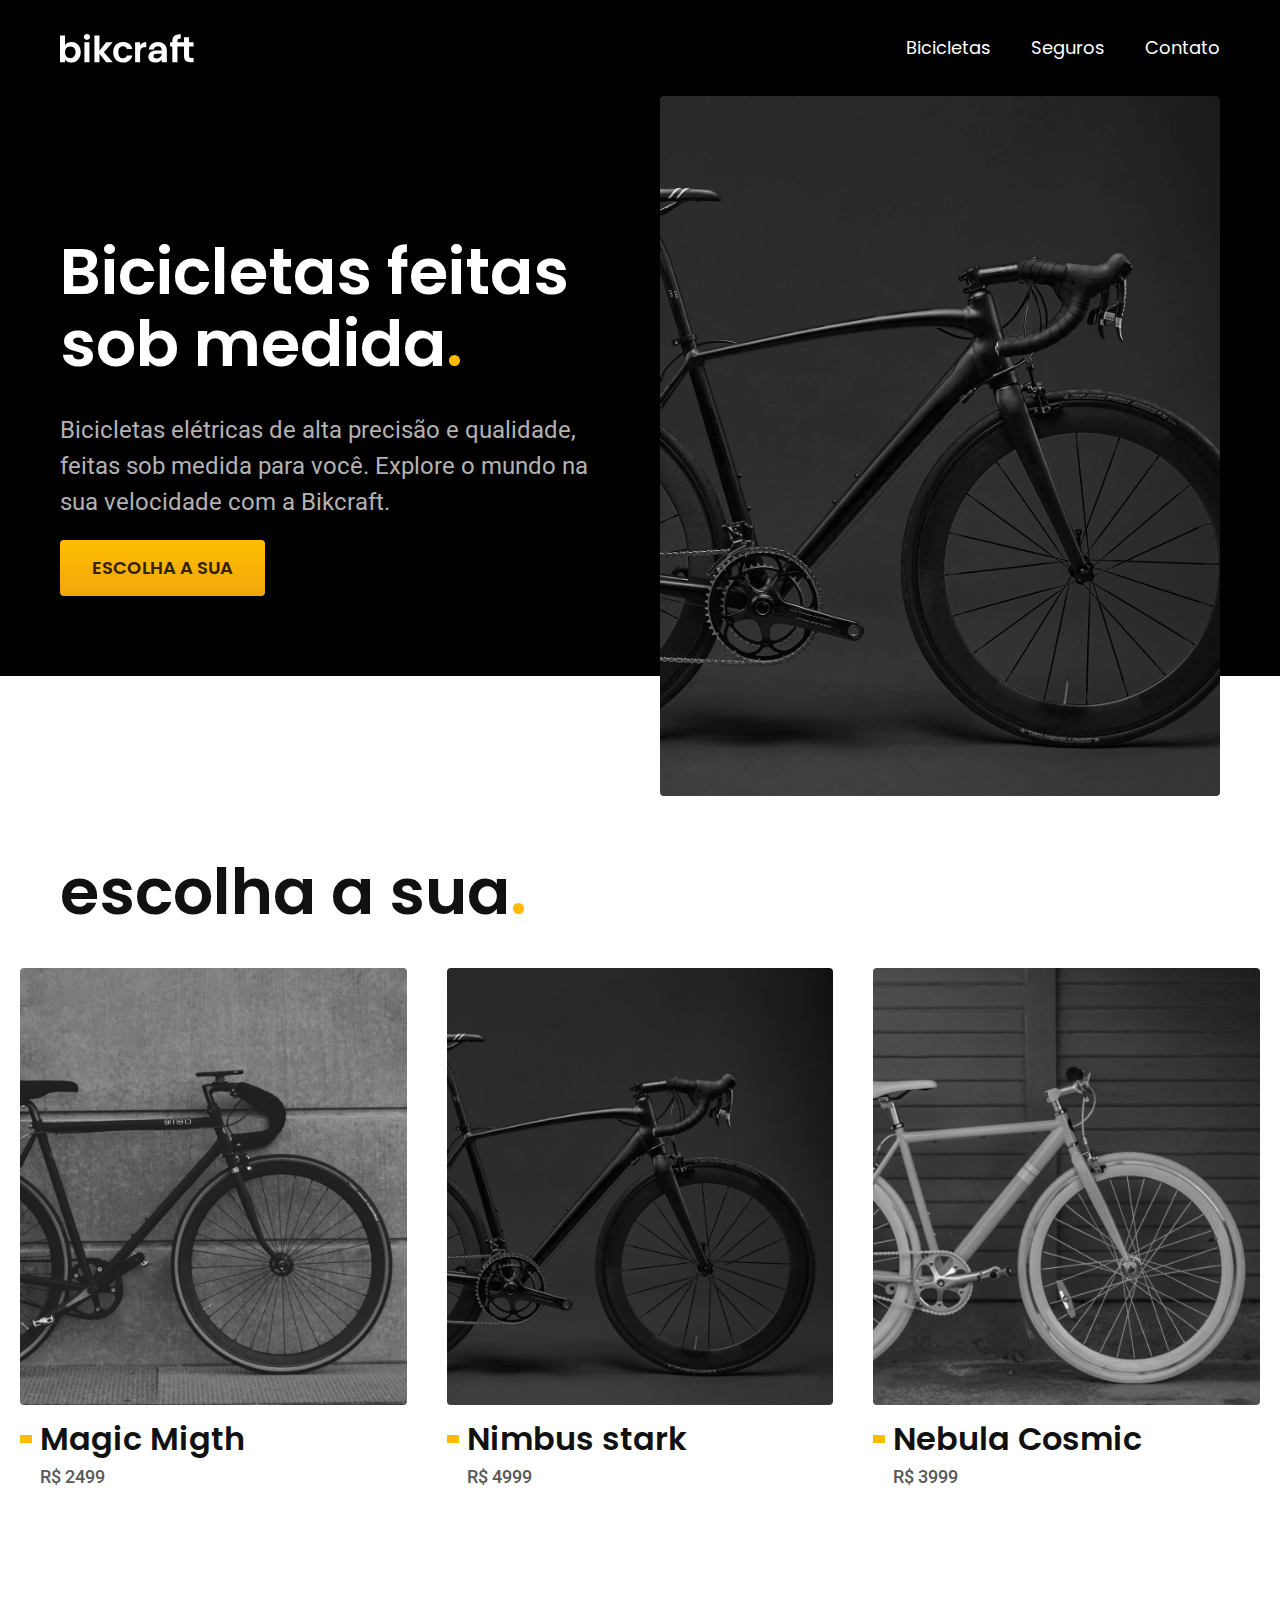
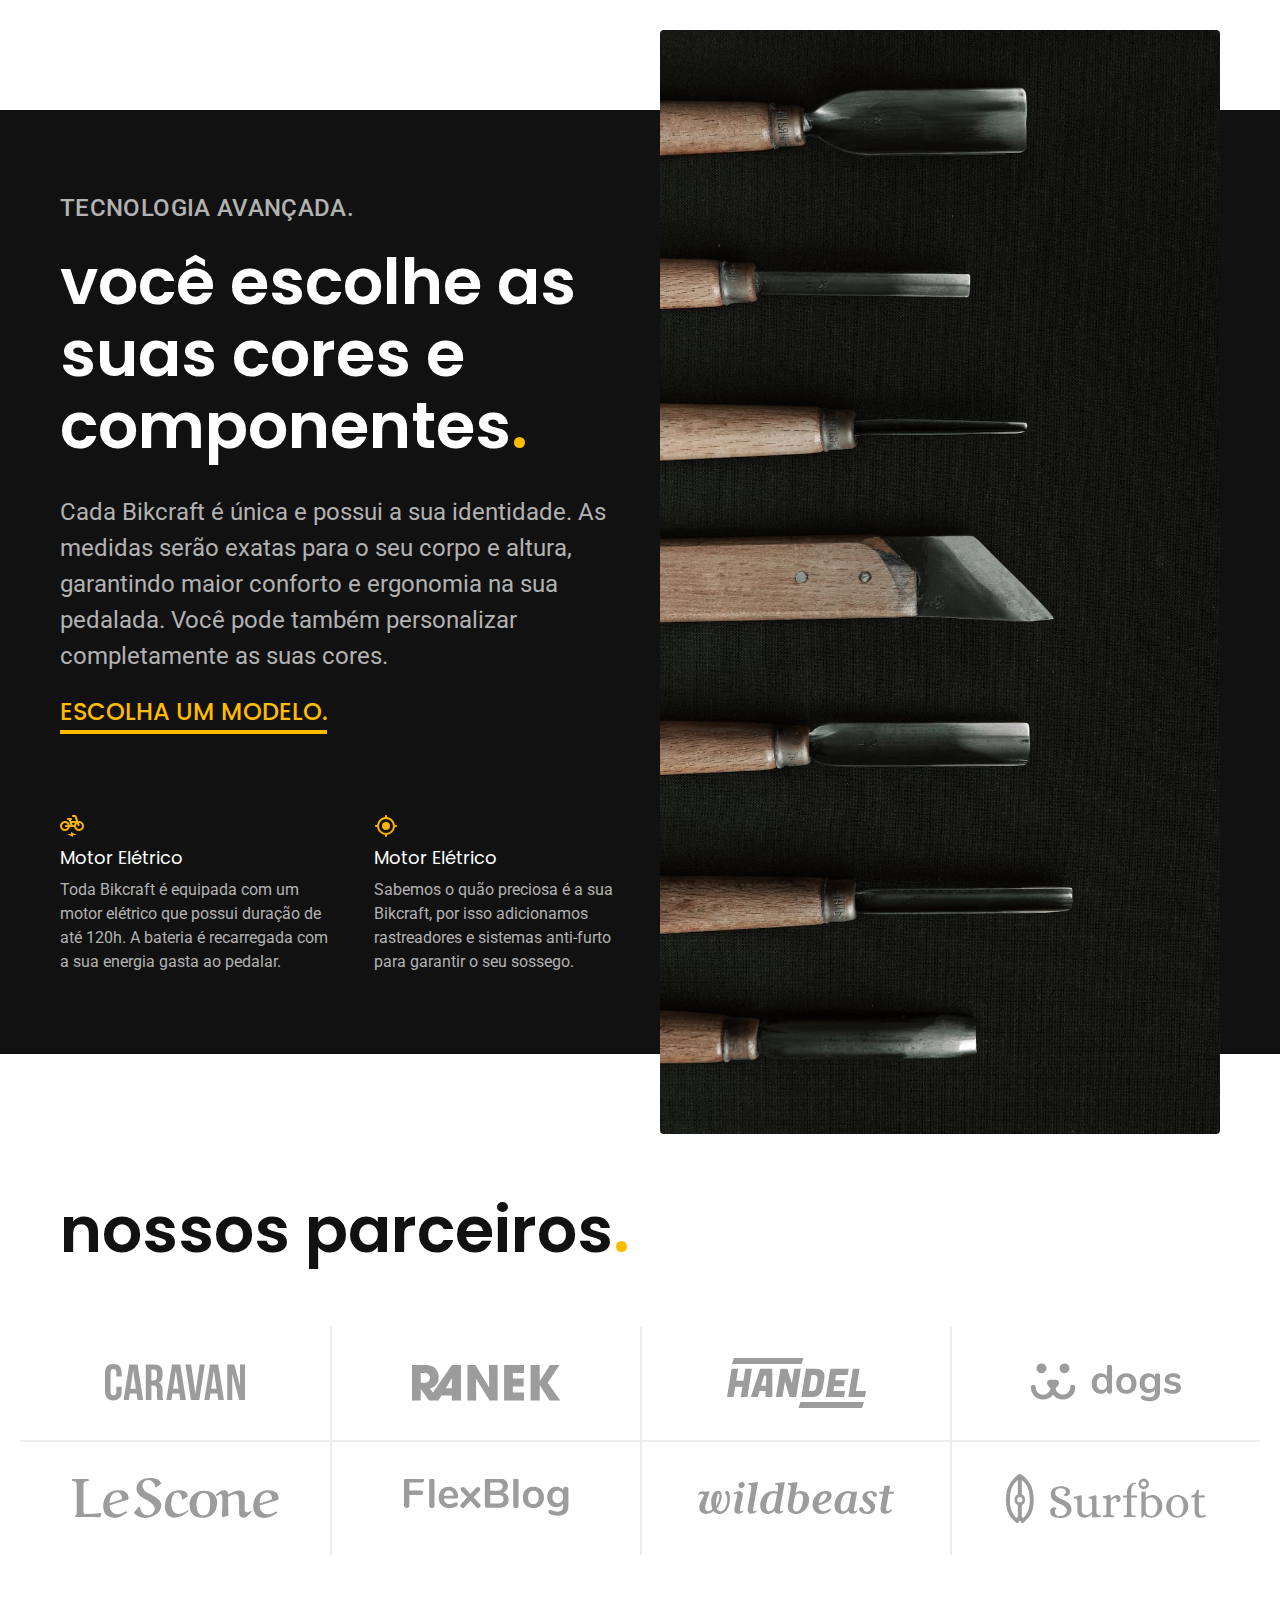
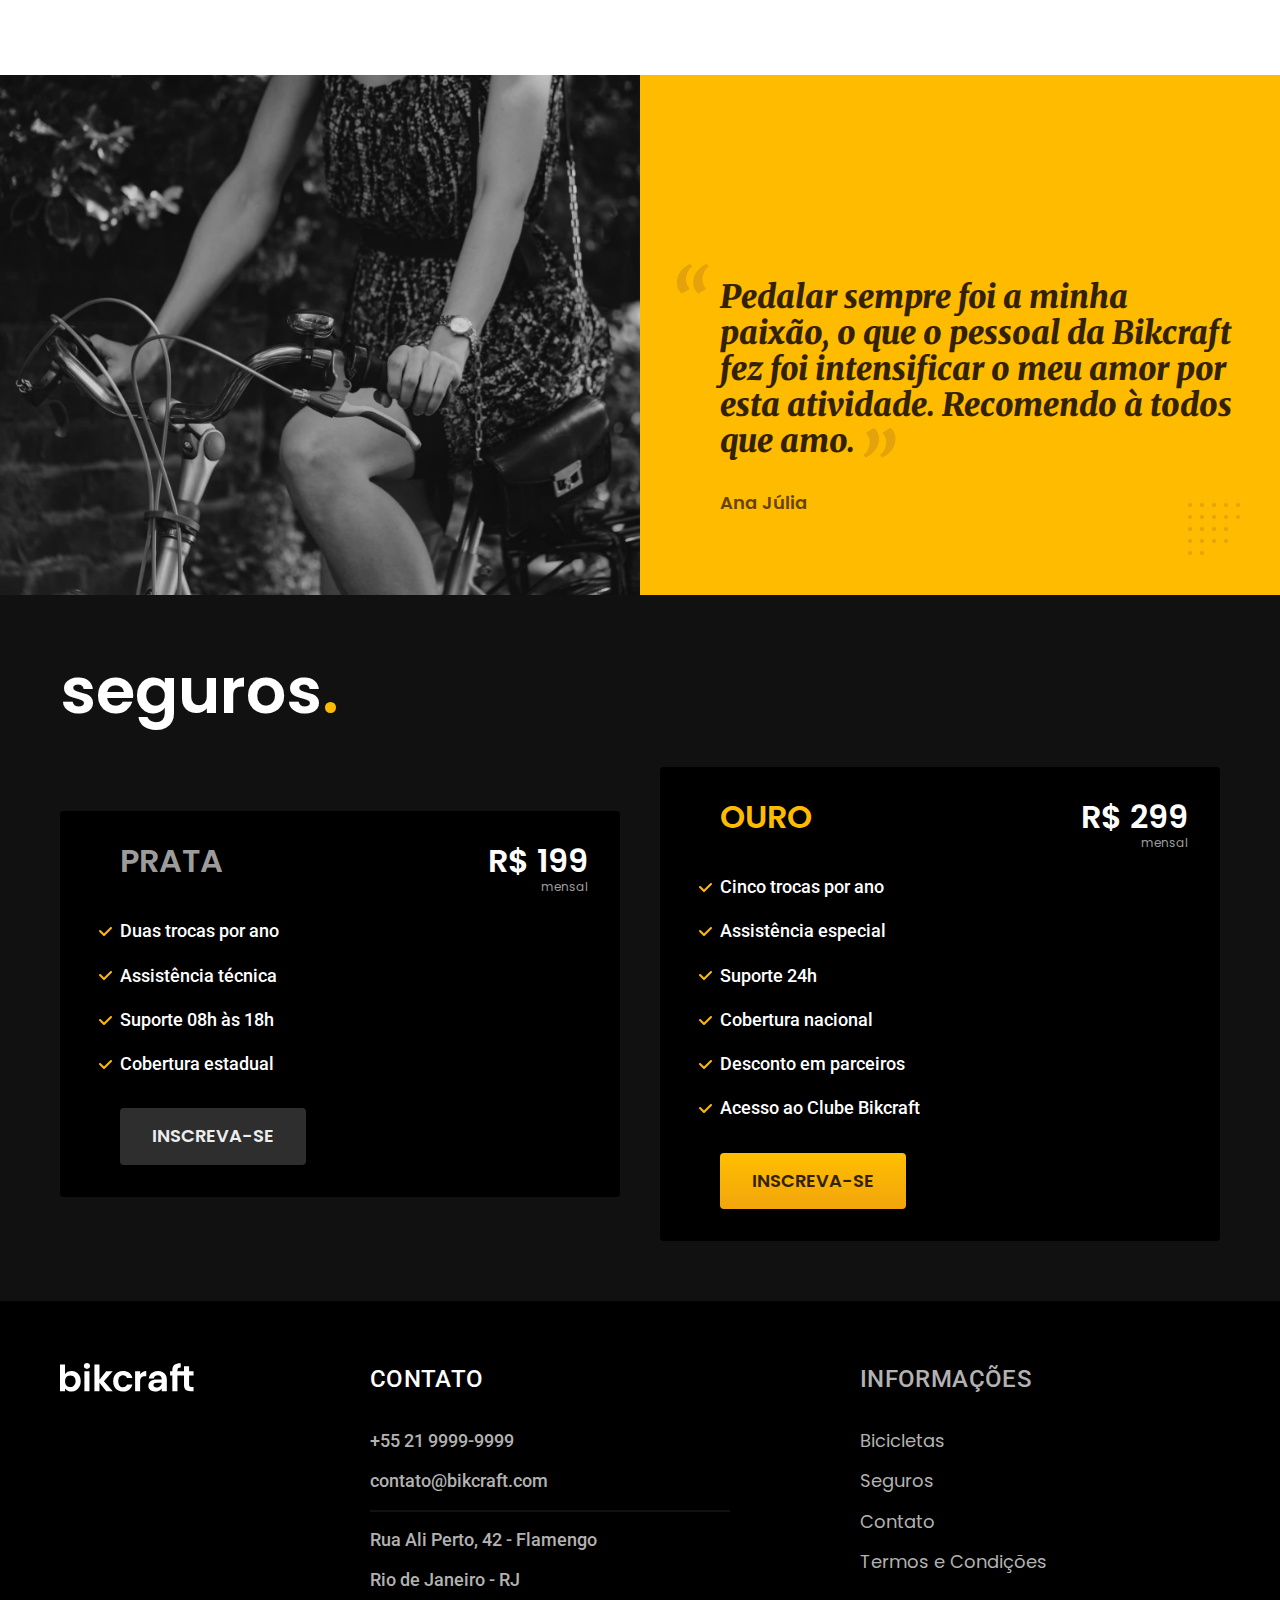
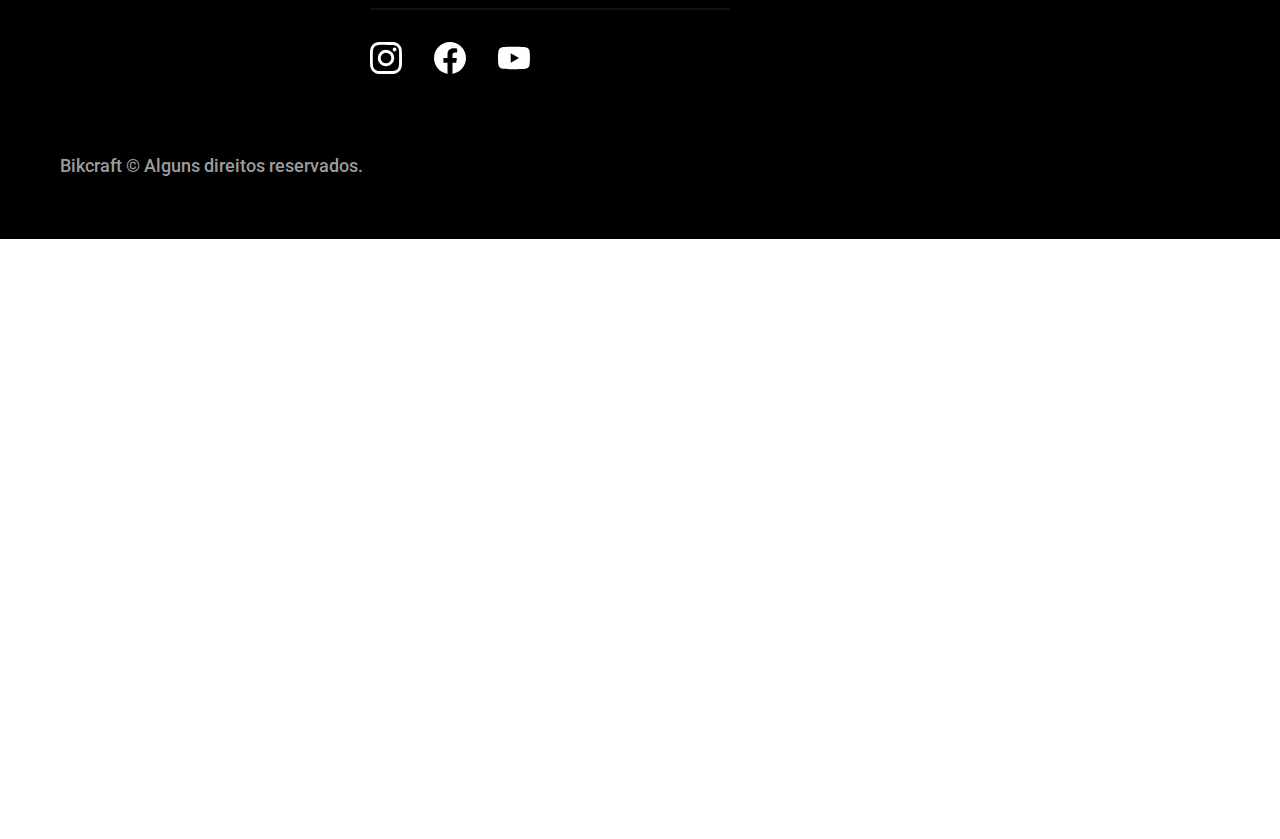
<file: index.html>
<!DOCTYPE html>
<html lang="pt-br">

<head>
  <meta charset="UTF-8">
  <meta http-equiv="X-UA-Compatible" content="IE=edge">
  <meta name="viewport" content="width=device-width, initial-scale=1.0">
  <title>Bikcraft - Bicicletas Elétricas</title>
  <meta name="description" content="Bicicletas elétricas de alta precisão e qualidade, feitas sob medida para o cliente feitas sob medida para o cliente. Explore o mundo na sua velocidade com a Bikcraft.">

  <link rel="stylesheet" href="./css/style.css">
  <link rel="preconnect" href="https://fonts.googleapis.com">
  <link rel="preconnect" href="https://fonts.gstatic.com" crossorigin>
  <link href="https://fonts.googleapis.com/css2?family=Merriweather:ital,wght@1,900&family=Open+Sans:wght@300;718&family=Poppins:wght@400;600&family=Roboto:wght@400;500&display=swap" rel="stylesheet">
</head>

<body>
  <header class="header-bg">
    <div class="header container">
      <a href="./">
        <img src="./img/bikcraft.svg" alt="Bikcraft">
      </a>

      <nav aria-label="primaria">
        <ul class="header-menu font-1-m cor-0">
          <li><a href="./bicicletas.html">Bicicletas</a></li>
          <li><a href="./seguros.html">Seguros</a></li>
          <li><a href="./contato.html">Contato</a></li>
        </ul>
      </nav>
    </div>
  </header>

  <main class="introducao-bg">
    <div class="introducao container">
      <div class="introducao-conteudo">
        <h1 class="font-1-xxl cor-0">Bicicletas feitas sob medida<span class="cor-p1">.</span></h1>
        <p class="font-2-l cor-5">Bicicletas elétricas de alta precisão e qualidade, feitas sob medida para você. Explore o mundo na sua velocidade com a Bikcraft.</p>
        <a class="botao" href="./bicicletas.html">Escolha a sua</a>
      </div>
      <div>
        <img src="./img/fotos/introducao.jpg" alt="Bicicleta elétrica preta.">
      </div>
    </div>
  </main>

  <article class="bicicletas-lista">
    <h2 class="container font-1-xxl">escolha a sua<span class=" cor-p1">.</span></h2>

    <ul>
      <li>
        <a href="./bicicletas/magic.html">
          <img src="./img/bicicletas/magic-home.jpg" alt="Bicicleta Preta">
          <h3 class="font-1-xl">Magic Migth</h3>
          <span class="font-2-m cor-8">R$ 2499</span>
        </a>
      </li>
      <li>
        <a href="./bicicletas/nimbus.html">
          <img src="./img/bicicletas/nimbus-home.jpg" alt="Bicicleta Preta">
          <h3 class="font-1-xl">Nimbus stark</h3>
          <span class="font-2-m cor-8">R$ 4999</span>
        </a>
      </li>
      <li>
        <a href="./bicicletas/nebula.html">
          <img src="./img/bicicletas/nebula-home.jpg" alt="Bicicleta Preta">
          <h3 class="font-1-xl">Nebula Cosmic</h3>
          <span class="font-2-m cor-8">R$ 3999</span>
        </a>
      </li>
    </ul>
  </article>

  <article class="tecnologia-bg">
    <div class="tecnologia container">
      <div class="tecnologia-conteudo">
        <span class="font-2-l-b cor-5">Tecnologia Avançada.</span>
        <h2 class="font-1-xxl cor-0">você escolhe as suas cores e componentes<span class="cor-p1">.</span></h2>
        <p class="font-2-l cor-5">Cada Bikcraft é única e possui a sua identidade. As medidas serão exatas para o seu corpo e altura, garantindo maior conforto e ergonomia na sua pedalada. Você pode também personalizar completamente as suas cores.</p>
        <a class="link" href="./bicicletas.html">Escolha um modelo.</a>
        <div class="tecnologia-vantagens">
          <div>
            <img src="./img/icones/eletrica.svg" alt="">
            <h3 class="font-1-m cor-0">Motor Elétrico</h3>
            <p class="font-2-s cor-5">Toda Bikcraft é equipada com um motor elétrico que possui duração de até 120h. A bateria é recarregada com a sua energia gasta ao pedalar.</p>
          </div>
          <div>
            <img src="./img/icones/rastreador.svg">
            <h3 class="font-1-m cor-0">Motor Elétrico</h3>
            <p class="font-2-s cor-5">Sabemos o quão preciosa é a sua Bikcraft, por isso adicionamos rastreadores e sistemas anti-furto para garantir o seu sossego.</p>
          </div>
        </div>
      </div>
      <div class="tecnologia-imagem">
        <img src="./img/fotos/tecnologia.jpg" alt="">
      </div>
    </div>
  </article>

  <section class="parceiros" aria-label="Nossos Parceiros">
    <h2 class="container font-1-xxl">nossos parceiros<span class="cor-p1">.</span></h2>

    <ul>
      <li><img src="./img/parceiros/caravan.svg" alt="caravan"></li>
      <li><img src="./img/parceiros/ranek.svg" alt="ranek"></li>
      <li><img src="./img/parceiros/handel.svg" alt="handel"></li>
      <li><img src="./img/parceiros/dogs.svg" alt="dogs"></li>
      <li><img src="./img/parceiros/lescone.svg" alt="lescone"></li>
      <li><img src="./img/parceiros/flexblog.svg" alt="flexblog"></li>
      <li><img src="./img/parceiros/wildbeast.svg" alt="wildbeast"></li>
      <li><img src="./img/parceiros/surfbot.svg" alt="surfbot"></li>
    </ul>
  </section>

  <section class="depoimento" aria-label="Depoimento">
    <div>
      <img src="./img/fotos/depoimento.jpg" alt="Pessoa pedalando uma bicicleta Bikcraft">
    </div>
    <div class="depoimento-conteudo">
      <blockquote class="font-1-xl cor-p5">
        <p>Pedalar sempre foi a minha paixão, o que o pessoal da Bikcraft fez foi intensificar o meu amor por esta atividade. Recomendo à todos que amo.</p>
      </blockquote>
      <span class="font-1-m-b cor-p4">Ana Júlia</span>
    </div>
  </section>

  <article class="seguros-bg">
    <div class="seguros container">
      <h2 class="font-1-xxl cor-0">seguros<span class="cor-p1">.</span></h2>
      <div class="seguros-item">
        <h3 class="font-1-xl cor-6">PRATA</h3>
        <span class="font-1-xl cor-0">R$ 199 <span class="font-1-xs cor-6">mensal</span></span>
        <ul class="font-2-m cor-0">
          <li>Duas trocas por ano</li>
          <li>Assistência técnica</li>
          <li>Suporte 08h às 18h</li>
          <li>Cobertura estadual</li>
        </ul>
        <a class="botao secundario" src="./orçamento.html">Inscreva-se</a>
      </div>

      <div class="seguros-item">
        <h3 class="font-1-xl cor-p1">OURO</h3>
        <span class="font-1-xl cor-0">R$ 299 <span class="font-1-xs cor-6">mensal</span></span>
        <ul class="font-2-m cor-0">
          <li>Cinco trocas por ano</li>
          <li>Assistência especial</li>
          <li>Suporte 24h</li>
          <li>Cobertura nacional</li>
          <li>Desconto em parceiros</li>
          <li>Acesso ao Clube Bikcraft</li>
        </ul>
        <a class="botao" src="./orçamento.html">Inscreva-se</a>
      </div>
    </div>
  </article>

  <footer class="footer-bg">
    <div class="footer container">
      <img src="./img/bikcraft.svg" alt="Bikcraft">
      <div class="footer-contato">
        <h3 class="font-2-l-b cor-0">Contato</h3>
        <ul class="font-2-m cor-5">
          <li><a href="tel:+552199999999">+55 21 9999-9999</a></li>
          <li><a href="mailto:contato@bikcraft.com">contato@bikcraft.com</a></li>
          <li>Rua Ali Perto, 42 - Flamengo</li>
          <li>Rio de Janeiro - RJ</li>
        </ul>
        <div class="footer-redes">
          <a href="./"><img src="./img/redes/instagram.svg" alt="Instagram"></a>
          <a href="./"><img src="./img/redes/facebook.svg" alt="Facebook"></a>
          <a href="./"><img src="./img/redes/youtube.svg" alt="Youtube"></a>
        </div>
      </div>
      <div class="footer-informacoes">
        <h3 class="font-2-l-b cor-5">Informações</h3>
        <nav>
          <ul class="font-1-m cor-5">
            <li><a href="./bicicletas.html">Bicicletas</a></li>
            <li><a href="./seguros.html">Seguros</a></li>
            <li><a href="./contatos.html">Contato</a></li>
            <li><a href="./termos.html">Termos e Condições</a></li>
          </ul>
        </nav>
      </div>
      <p class="footer-copy font-2-m cor-6">Bikcraft © Alguns direitos reservados.</p>
    </div>
  </footer>
</body>

</html>
</file>
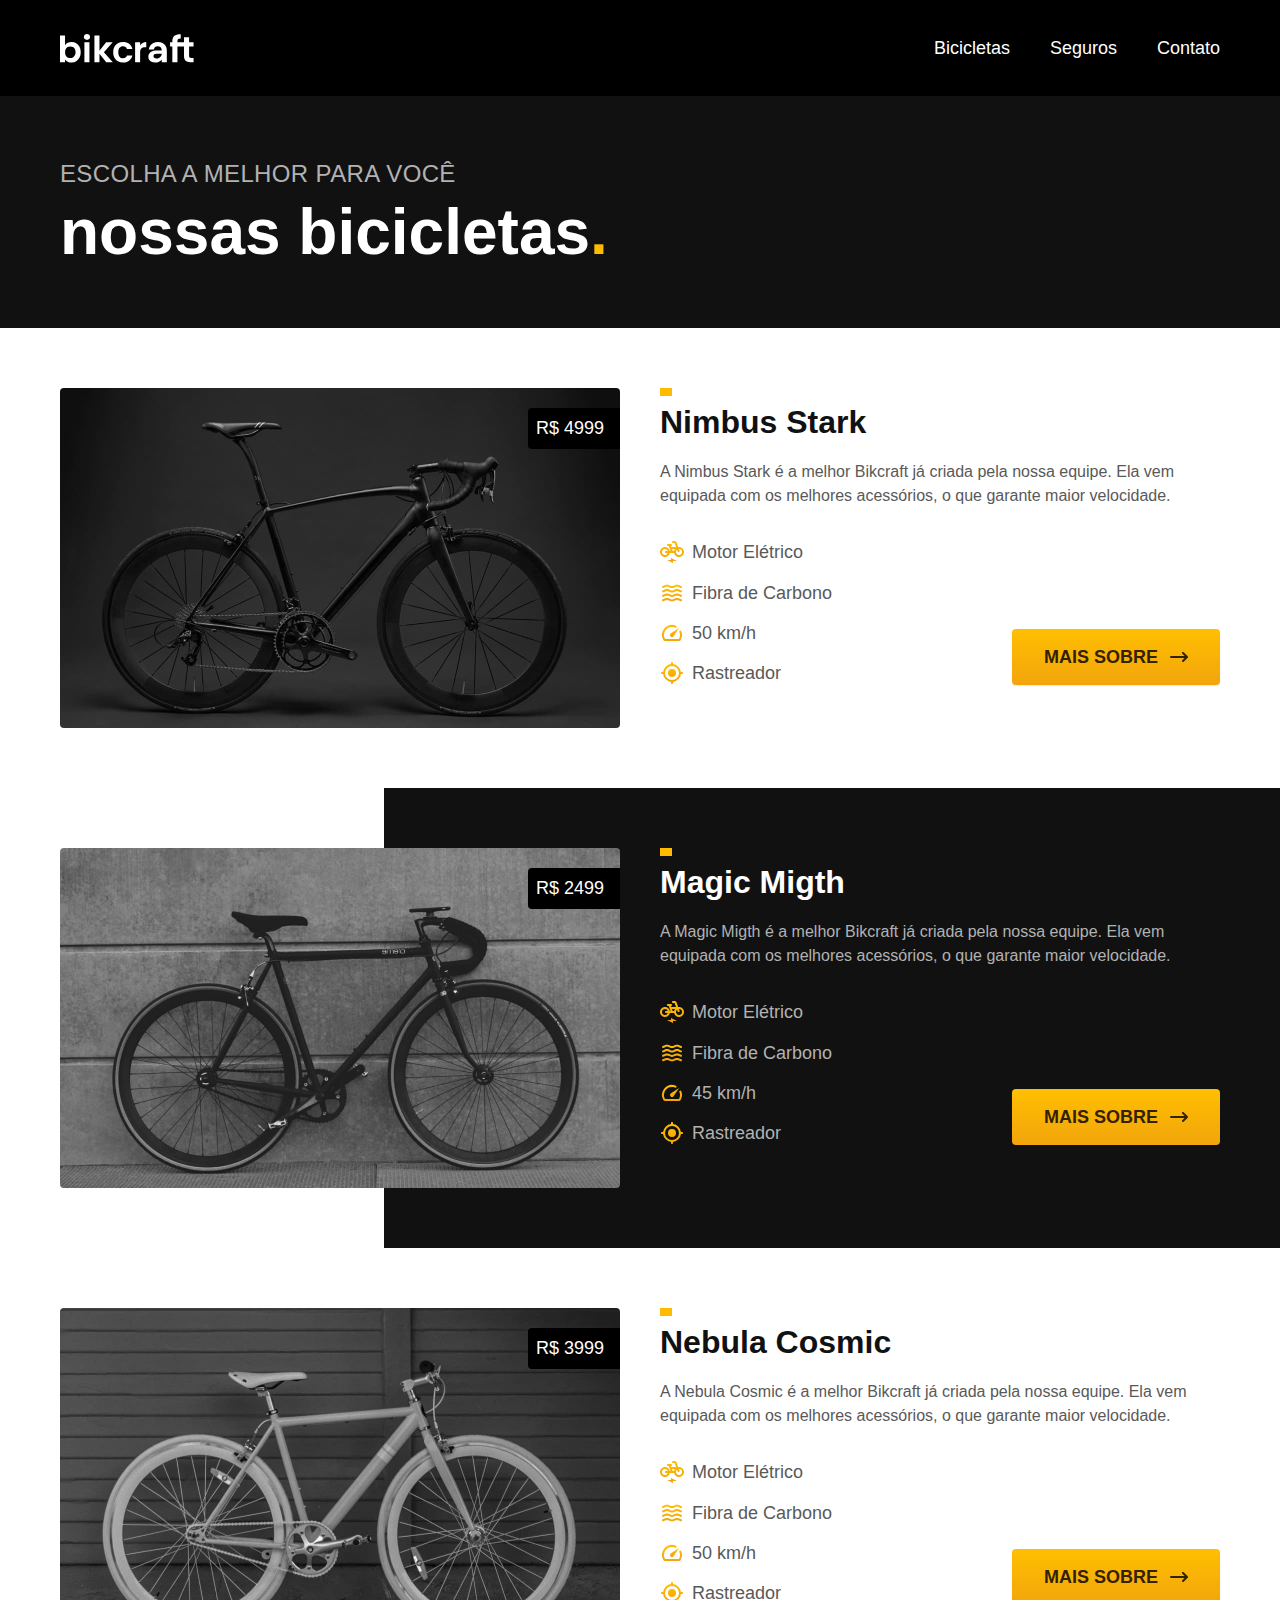
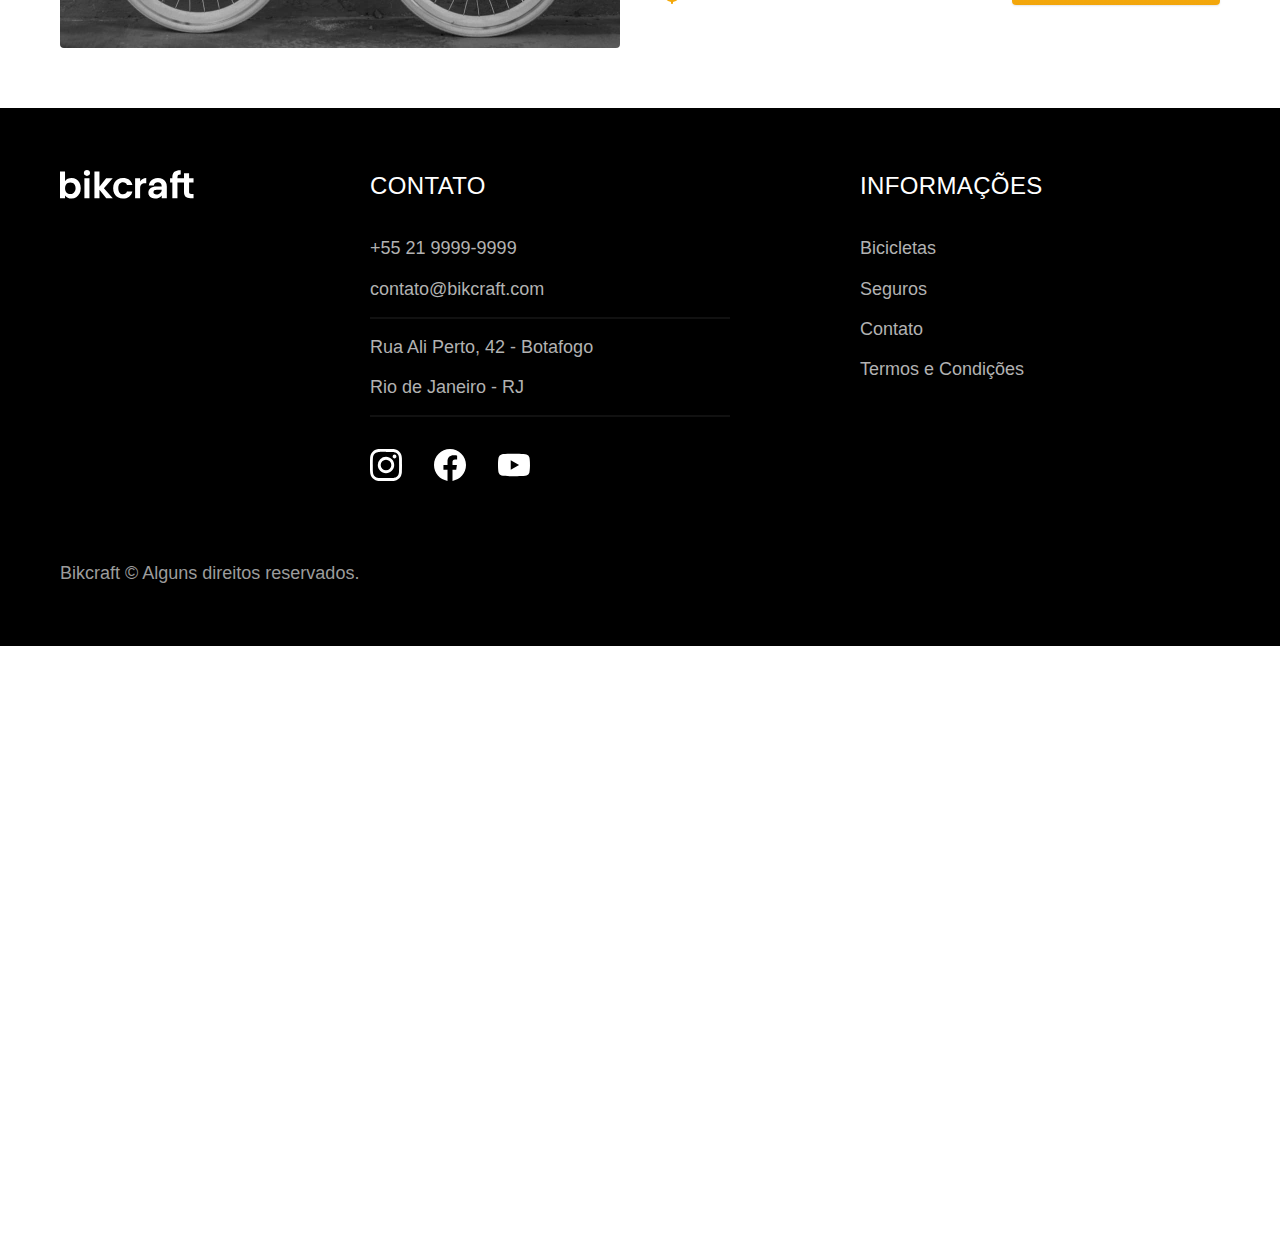
<file: bicicletas.html>
<!DOCTYPE html>
<html lang="pt-br">

<head>
  <meta charset="UTF-8">
  <meta name="viewport" content="width=device-width, initial-scale=1.0">

  <title>Bicicletas | Bikcraft</title>
  <meta name="description" content="Bicicletas.">

  <link rel="stylesheet" href="../css/style.css">
</head>

<body id="bicicletas">
  <header class="header-bg">
    <div class="header container">
      <a href="../">
        <img src="./img/bikcraft.svg" alt="Bikcraft">
      </a>

      <nav aria-label="primaria">
        <ul class="header-menu font-1-m cor-0">
          <li><a href="./bicicletas.html">Bicicletas</a></li>
          <li><a href="./seguros.html">Seguros</a></li>
          <li><a href="./contato.html">Contato</a></li>
        </ul>
      </nav>
    </div>
  </header>

  <main>
    <div class="titulo-bg">
      <div class="titulo container">
        <p class="font-2-l-b cor-5">Escolha a melhor para você</p>
        <h1 class="font-1-xxl cor-0">nossas bicicletas<span class="cor-p1">.</span></h1>
      </div>
    </div>


    <div>
      <div class="bicicletas container">
        <div class="bicicletas-imagem">
          <img src="./img/bicicletas/nimbus.jpg" alt="Bicicleta Prata">
          <span class="font-2-m cor-0">R$ 4999</span>
        </div>
        <div class="bicicletas-conteudo">
          <h2 class="font-1-xl">Nimbus Stark</h2>
          <p class="font-2-s cor-8">A Nimbus Stark é a melhor Bikcraft já criada pela nossa equipe. Ela vem equipada com os melhores acessórios, o que garante maior velocidade.</p>
          <ul class="font-1-m cor-8">
            <li><img src="./img/icones/eletrica.svg" alt=""> Motor Elétrico</li>
            <li><img src="./img/icones/carbono.svg" alt="">Fibra de Carbono </li>
            <li><img src="./img/icones/velocidade.svg" alt="">50 km/h </li>
            <li><img src="./img/icones/rastreador.svg" alt="">Rastreador</li>
          </ul>
          <a class="botao seta" href="./bicicletas/nimbus.html">Mais Sobre</a>
        </div>
      </div>
    </div>

    <div class="bicicletas-bg">
      <div class="bicicletas container">
        <div class="bicicletas-imagem">
          <img src="./img/bicicletas/magic.jpg" alt="Bicicleta Prata">
          <span class="font-2-m cor-0">R$ 2499</span>
        </div>
        <div class="bicicletas-conteudo">
          <h2 class="font-1-xl cor-0">Magic Migth</h2>
          <p class="font-2-s cor-5">A Magic Migth é a melhor Bikcraft já criada pela nossa equipe. Ela vem equipada com os melhores acessórios, o que garante maior velocidade.</p>
          <ul class="font-1-m cor-5">
            <li><img src="./img/icones/eletrica.svg" alt=""> Motor Elétrico</li>
            <li><img src="./img/icones/carbono.svg" alt="">Fibra de Carbono </li>
            <li><img src="./img/icones/velocidade.svg" alt="">45 km/h </li>
            <li><img src="./img/icones/rastreador.svg" alt="">Rastreador</li>
          </ul>
          <a class="botao seta" href="./bicicletas/magic.html">Mais Sobre</a>
        </div>
      </div>
    </div>

    <div>
      <div class="bicicletas container">
        <div class="bicicletas-imagem">
          <img src="./img/bicicletas/nebula.jpg" alt="Bicicleta Prata">
          <span class="font-2-m cor-0">R$ 3999</span>
        </div>
        <div class="bicicletas-conteudo">
          <h2 class="font-1-xl">Nebula Cosmic</h2>
          <p class="font-2-s cor-8">A Nebula Cosmic é a melhor Bikcraft já criada pela nossa equipe. Ela vem equipada com os melhores acessórios, o que garante maior velocidade.</p>
          <ul class="font-1-m cor-8">
            <li><img src="./img/icones/eletrica.svg" alt=""> Motor Elétrico</li>
            <li><img src="./img/icones/carbono.svg" alt="">Fibra de Carbono </li>
            <li><img src="./img/icones/velocidade.svg" alt="">50 km/h </li>
            <li><img src="./img/icones/rastreador.svg" alt="">Rastreador</li>
          </ul>
          <a class="botao seta" href="./bicicletas/nebula.html">Mais Sobre</a>
        </div>
      </div>
    </div>

  </main>


  <footer class="footer-bg">
    <div class="footer container">
      <img src="./img/bikcraft.svg" alt="Bikcraft">
      <div class="footer-contato">
        <h3 class="font-2-l-b cor-0">Contato</h3>
        <ul class="font-2-m cor-5">
          <li><a href="tel:+552199999999">+55 21 9999-9999</a></li>
          <li><a href="mailto:contato@bikcraft.com">contato@bikcraft.com</a></li>
          <li>Rua Ali Perto, 42 - Botafogo</li>
          <li>Rio de Janeiro - RJ</li>
        </ul>
        <div class="footer-redes">
          <a href="./">
            <img src="./img/redes/instagram.svg" alt="Instagram">
          </a>
          <a href="./">
            <img src="./img/redes/facebook.svg" alt="Facebook">
          </a>
          <a href="./">
            <img src="./img/redes/youtube.svg" alt="Youtube">
          </a>
        </div>
      </div>
      <div class="footer-informacoes">
        <h3 class="font-2-l-b cor-0">Informações</h3>
        <nav>
          <ul class="font-1-m cor-5">
            <li><a href="./bicicletas.html">Bicicletas</a></li>
            <li><a href="./seguros.html">Seguros</a></li>
            <li><a href="./contato.html">Contato</a></li>
            <li><a href="./termos.html">Termos e Condições</a></li>
          </ul>
        </nav>
      </div>
      <p class="footer-copy font-2-m cor-6">Bikcraft © Alguns direitos reservados.</p>
    </div>
  </footer>
</body>

</html>
</file>
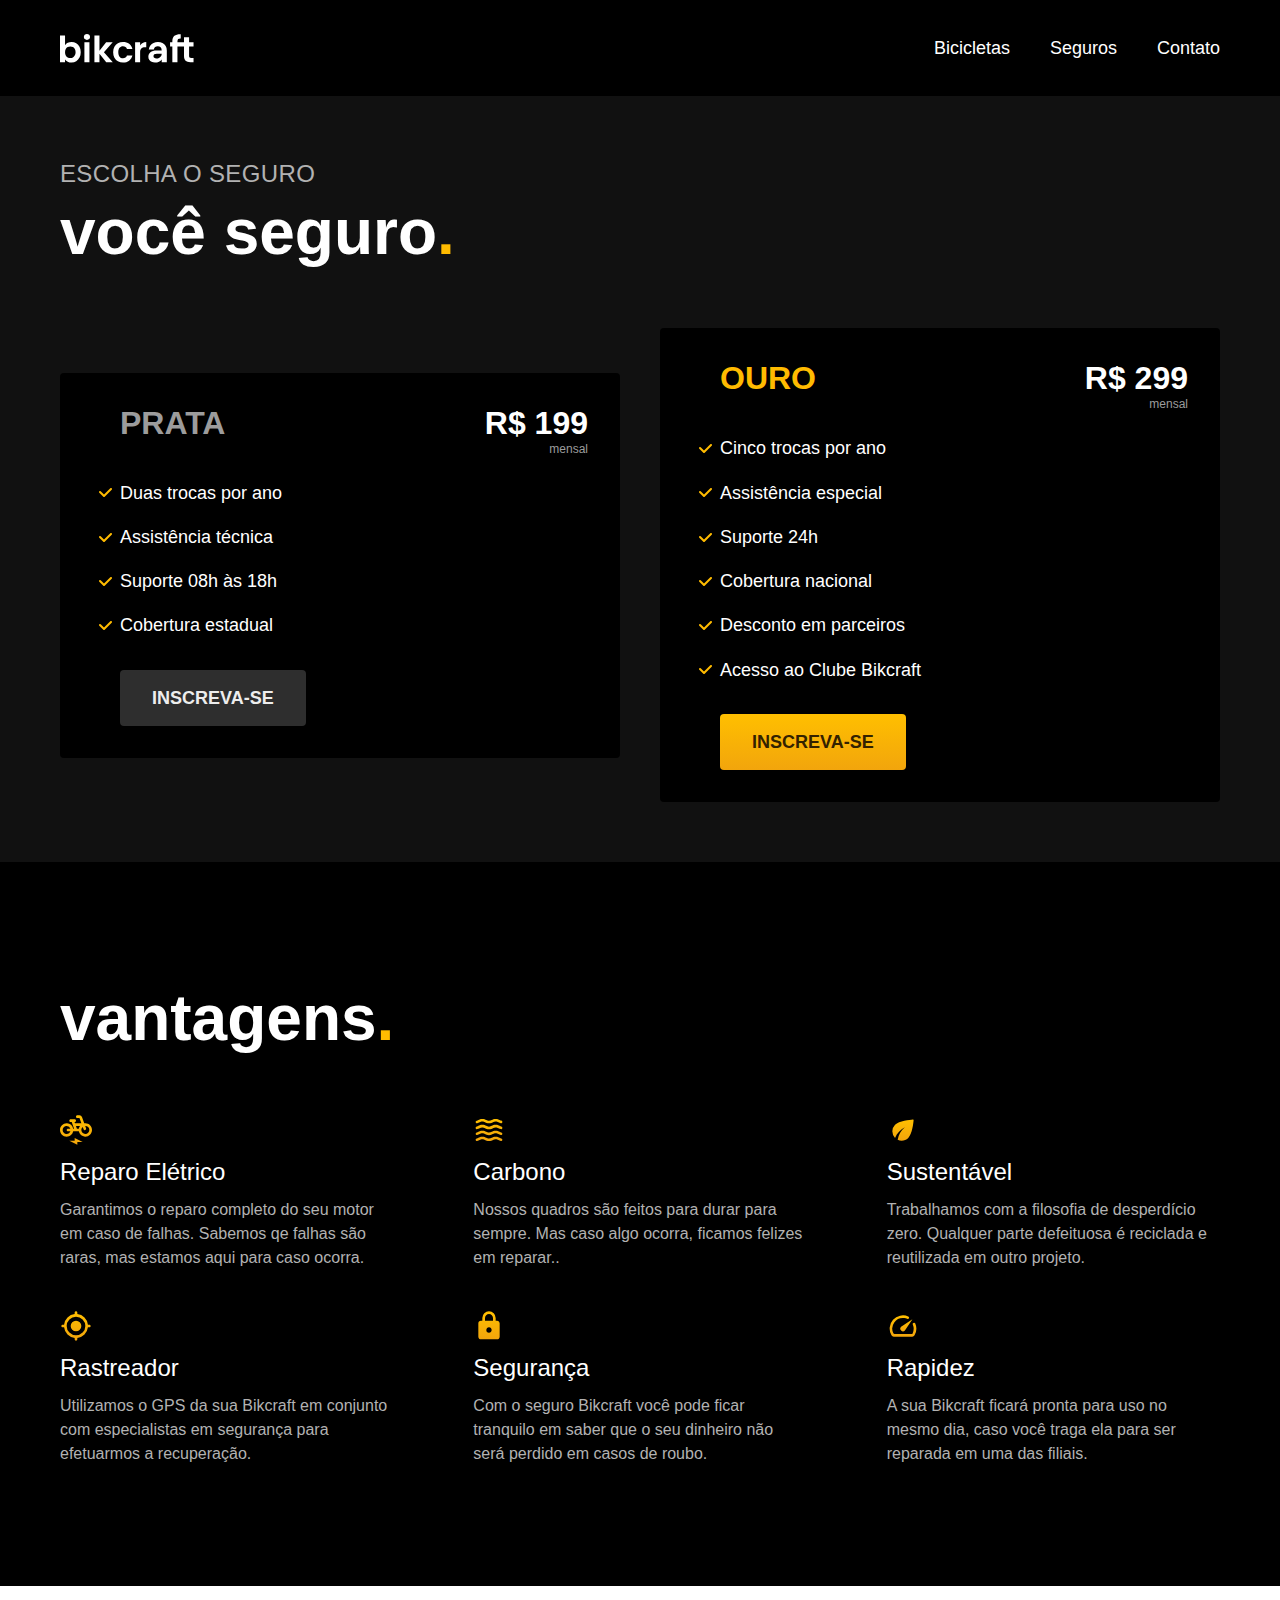
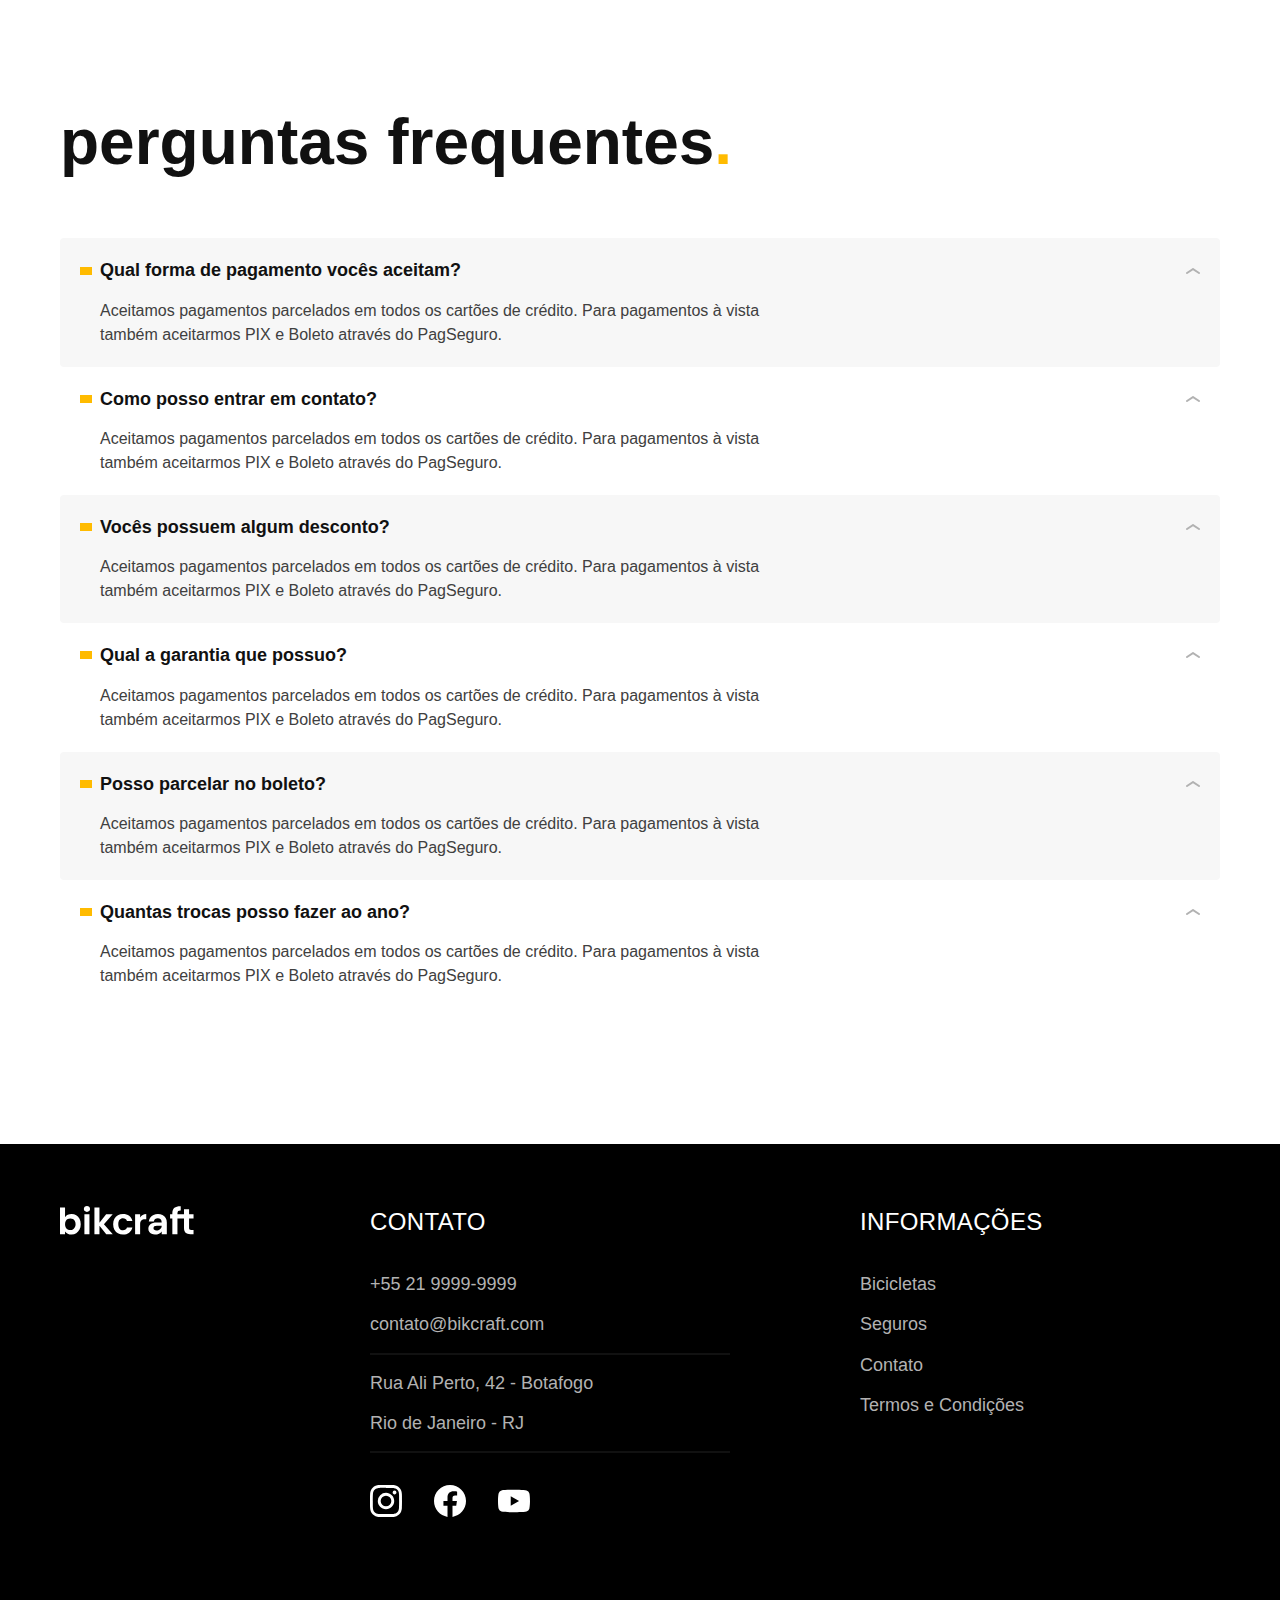
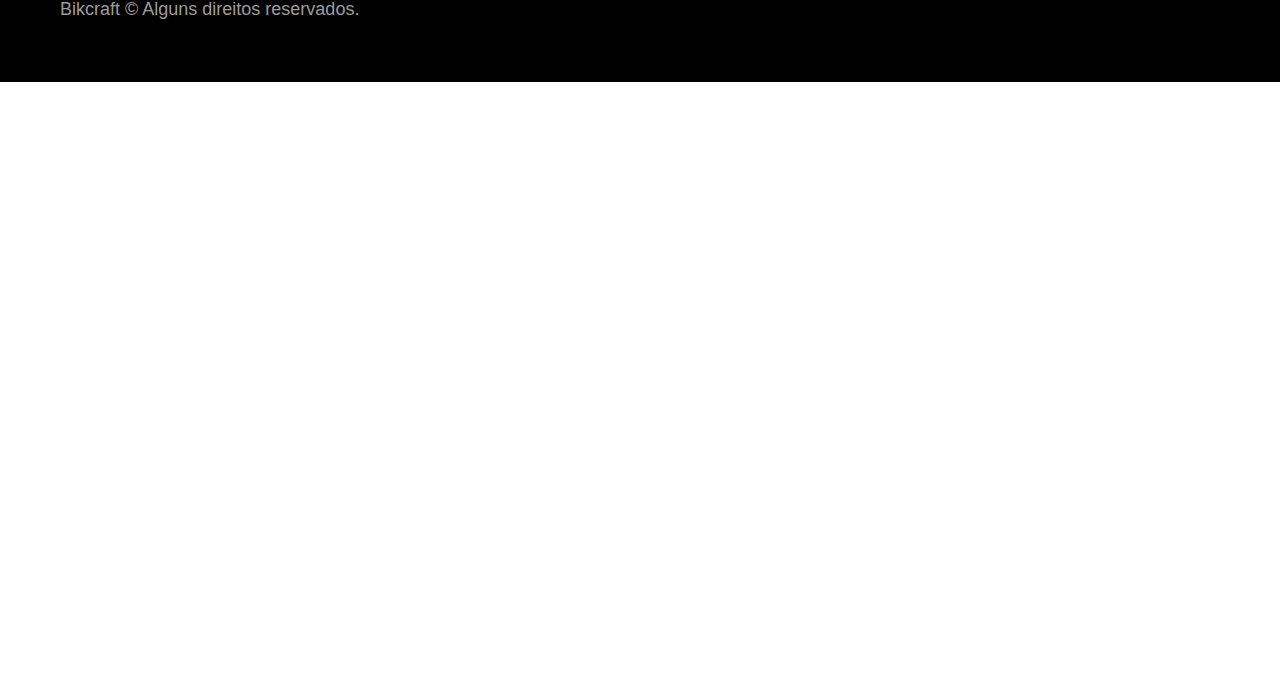
<file: seguros.html>
<!DOCTYPE html>
<html lang="pt-br">

<head>
  <meta charset="UTF-8">
  <meta name="viewport" content="width=device-width, initial-scale=1.0">

  <title>Seguros | Bikcraft</title>
  <meta name="description" content="Seguros.">

  <link rel="stylesheet" href="./css/style.css">
</head>

<body id="seguros">
  <header class="header-bg">
    <div class="header container">
      <a href="./">
        <img src="./img/bikcraft.svg" alt="Bikcraft">
      </a>

      <nav aria-label="primaria">
        <ul class="header-menu font-1-m cor-0">
          <li><a href="./bicicletas.html">Bicicletas</a></li>
          <li><a href="./seguros.html">Seguros</a></li>
          <li><a href="./contato.html">Contato</a></li>
        </ul>
      </nav>
    </div>
  </header>

  <main class="seguros-bg">
    <div class="titulo-bg">
      <div class="titulo container">
        <p class="font-2-l-b cor-5">Escolha o seguro</p>
        <h1 class="font-1-xxl cor-0">você seguro<span class="cor-p1">.</span></h1>
      </div>
    </div>


    <div class="seguros container">
      <div class="seguros-item">
        <h3 class="font-1-xl cor-6">PRATA</h3>
        <span class="font-1-xl cor-0">R$ 199 <span class="font-1-xs cor-6">mensal</span></span>
        <ul class="font-2-m cor-0">
          <li>Duas trocas por ano</li>
          <li>Assistência técnica</li>
          <li>Suporte 08h às 18h</li>
          <li>Cobertura estadual</li>
        </ul>
        <a class="botao secundario" src="./orçamento.html">Inscreva-se</a>
      </div>

      <div class="seguros-item">
        <h3 class="font-1-xl cor-p1">OURO</h3>
        <span class="font-1-xl cor-0">R$ 299 <span class="font-1-xs cor-6">mensal</span></span>
        <ul class="font-2-m cor-0">
          <li>Cinco trocas por ano</li>
          <li>Assistência especial</li>
          <li>Suporte 24h</li>
          <li>Cobertura nacional</li>
          <li>Desconto em parceiros</li>
          <li>Acesso ao Clube Bikcraft</li>
        </ul>
        <a class="botao" src="./orçamento.html">Inscreva-se</a>
      </div>
    </div>
  </main>

  <article class="vantagens-bg">
    <div class="vantagens container">
      <h2 class="font-1-xxl cor-0">vantagens<span class="cor-p1">.</span></h2>
      <ul>
        <li>
          <img src="./img/icones/eletrica.svg" alt="">
          <h3 class="font-1-l cor-0">Reparo Elétrico</h3>
          <p class="font-2-s cor-5">Garantimos o reparo completo do seu motor em caso de falhas. Sabemos qe falhas são raras, mas estamos aqui para caso ocorra.</p>
        </li>
        <li>
          <img src="./img/icones/carbono.svg" alt="">
          <h3 class="font-1-l cor-0">Carbono</h3>
          <p class="font-2-s cor-5">Nossos quadros são feitos para durar para sempre. Mas caso algo ocorra, ficamos felizes em reparar..</p>
        </li>
        <li>
          <img src="./img/icones/sustentavel.svg" alt="">
          <h3 class="font-1-l cor-0">Sustentável</h3>
          <p class="font-2-s cor-5">Trabalhamos com a filosofia de desperdício zero. Qualquer parte defeituosa é reciclada e reutilizada em outro projeto.</p>
        </li>
        <li>
          <img src="./img/icones/rastreador.svg" alt="">
          <h3 class="font-1-l cor-0">Rastreador</h3>
          <p class="font-2-s cor-5">Utilizamos o GPS da sua Bikcraft em conjunto com especialistas em segurança para efetuarmos a recuperação.</p>
        </li>
        <li>
          <img src="./img/icones/seguro.svg" alt="">
          <h3 class="font-1-l cor-0">Segurança</h3>
          <p class="font-2-s cor-5">Com o seguro Bikcraft você pode ficar tranquilo em saber que o seu dinheiro não será perdido em casos de roubo.</p>
        </li>
        <li>
          <img src="./img/icones/velocidade.svg" alt="">
          <h3 class="font-1-l cor-0">Rapidez</h3>
          <p class="font-2-s cor-5">A sua Bikcraft ficará pronta para uso no mesmo dia, caso você traga ela para ser reparada em uma das filiais.</p>
        </li>
      </ul>
    </div>
  </article>

  <article class="perguntas container">
    <h2 class="font-1-xxl">perguntas frequentes<span class="cor-p1">.</span></h2>
    <dl>
      <div>
        <dt class="font-1-m-b">Qual forma de pagamento vocês aceitam?</dt>
        <dd class="font-2-s cor-9">Aceitamos pagamentos parcelados em todos os cartões de crédito. Para pagamentos à vista também aceitarmos PIX e Boleto através do PagSeguro.</dd>
      </div>
      <div>
        <dt class="font-1-m-b">Como posso entrar em contato?</dt>
        <dd class="font-2-s cor-9">Aceitamos pagamentos parcelados em todos os cartões de crédito. Para pagamentos à vista também aceitarmos PIX e Boleto através do PagSeguro.</dd>
      </div>
      <div>
        <dt class="font-1-m-b">Vocês possuem algum desconto?</dt>
        <dd class="font-2-s cor-9">Aceitamos pagamentos parcelados em todos os cartões de crédito. Para pagamentos à vista também aceitarmos PIX e Boleto através do PagSeguro.</dd>
      </div>
      <div>
        <dt class="font-1-m-b">Qual a garantia que possuo?</dt>
        <dd class="font-2-s cor-9">Aceitamos pagamentos parcelados em todos os cartões de crédito. Para pagamentos à vista também aceitarmos PIX e Boleto através do PagSeguro.</dd>
      </div>
      <div>
        <dt class="font-1-m-b">Posso parcelar no boleto?</dt>
        <dd class="font-2-s cor-9">Aceitamos pagamentos parcelados em todos os cartões de crédito. Para pagamentos à vista também aceitarmos PIX e Boleto através do PagSeguro.</dd>
      </div>
      <div>
        <dt class="font-1-m-b">Quantas trocas posso fazer ao ano?</dt>
        <dd class="font-2-s cor-9">Aceitamos pagamentos parcelados em todos os cartões de crédito. Para pagamentos à vista também aceitarmos PIX e Boleto através do PagSeguro.</dd>
      </div>
    </dl>
  </article>

  <footer class="footer-bg">
    <div class="footer container">
      <img src="./img/bikcraft.svg" alt="Bikcraft">
      <div class="footer-contato">
        <h3 class="font-2-l-b cor-0">Contato</h3>
        <ul class="font-2-m cor-5">
          <li><a href="tel:+552199999999">+55 21 9999-9999</a></li>
          <li><a href="mailto:contato@bikcraft.com">contato@bikcraft.com</a></li>
          <li>Rua Ali Perto, 42 - Botafogo</li>
          <li>Rio de Janeiro - RJ</li>
        </ul>
        <div class="footer-redes">
          <a href="./">
            <img src="./img/redes/instagram.svg" alt="Instagram">
          </a>
          <a href="./">
            <img src="./img/redes/facebook.svg" alt="Facebook">
          </a>
          <a href="./">
            <img src="./img/redes/youtube.svg" alt="Youtube">
          </a>
        </div>
      </div>
      <div class="footer-informacoes">
        <h3 class="font-2-l-b cor-0">Informações</h3>
        <nav>
          <ul class="font-1-m cor-5">
            <li><a href="./bicicletas.html">Bicicletas</a></li>
            <li><a href="./seguros.html">Seguros</a></li>
            <li><a href="./contato.html">Contato</a></li>
            <li><a href="./termos.html">Termos e Condições</a></li>
          </ul>
        </nav>
      </div>
      <p class="footer-copy font-2-m cor-6">Bikcraft © Alguns direitos reservados.</p>
    </div>
  </footer>
</body>

</html>
</file>
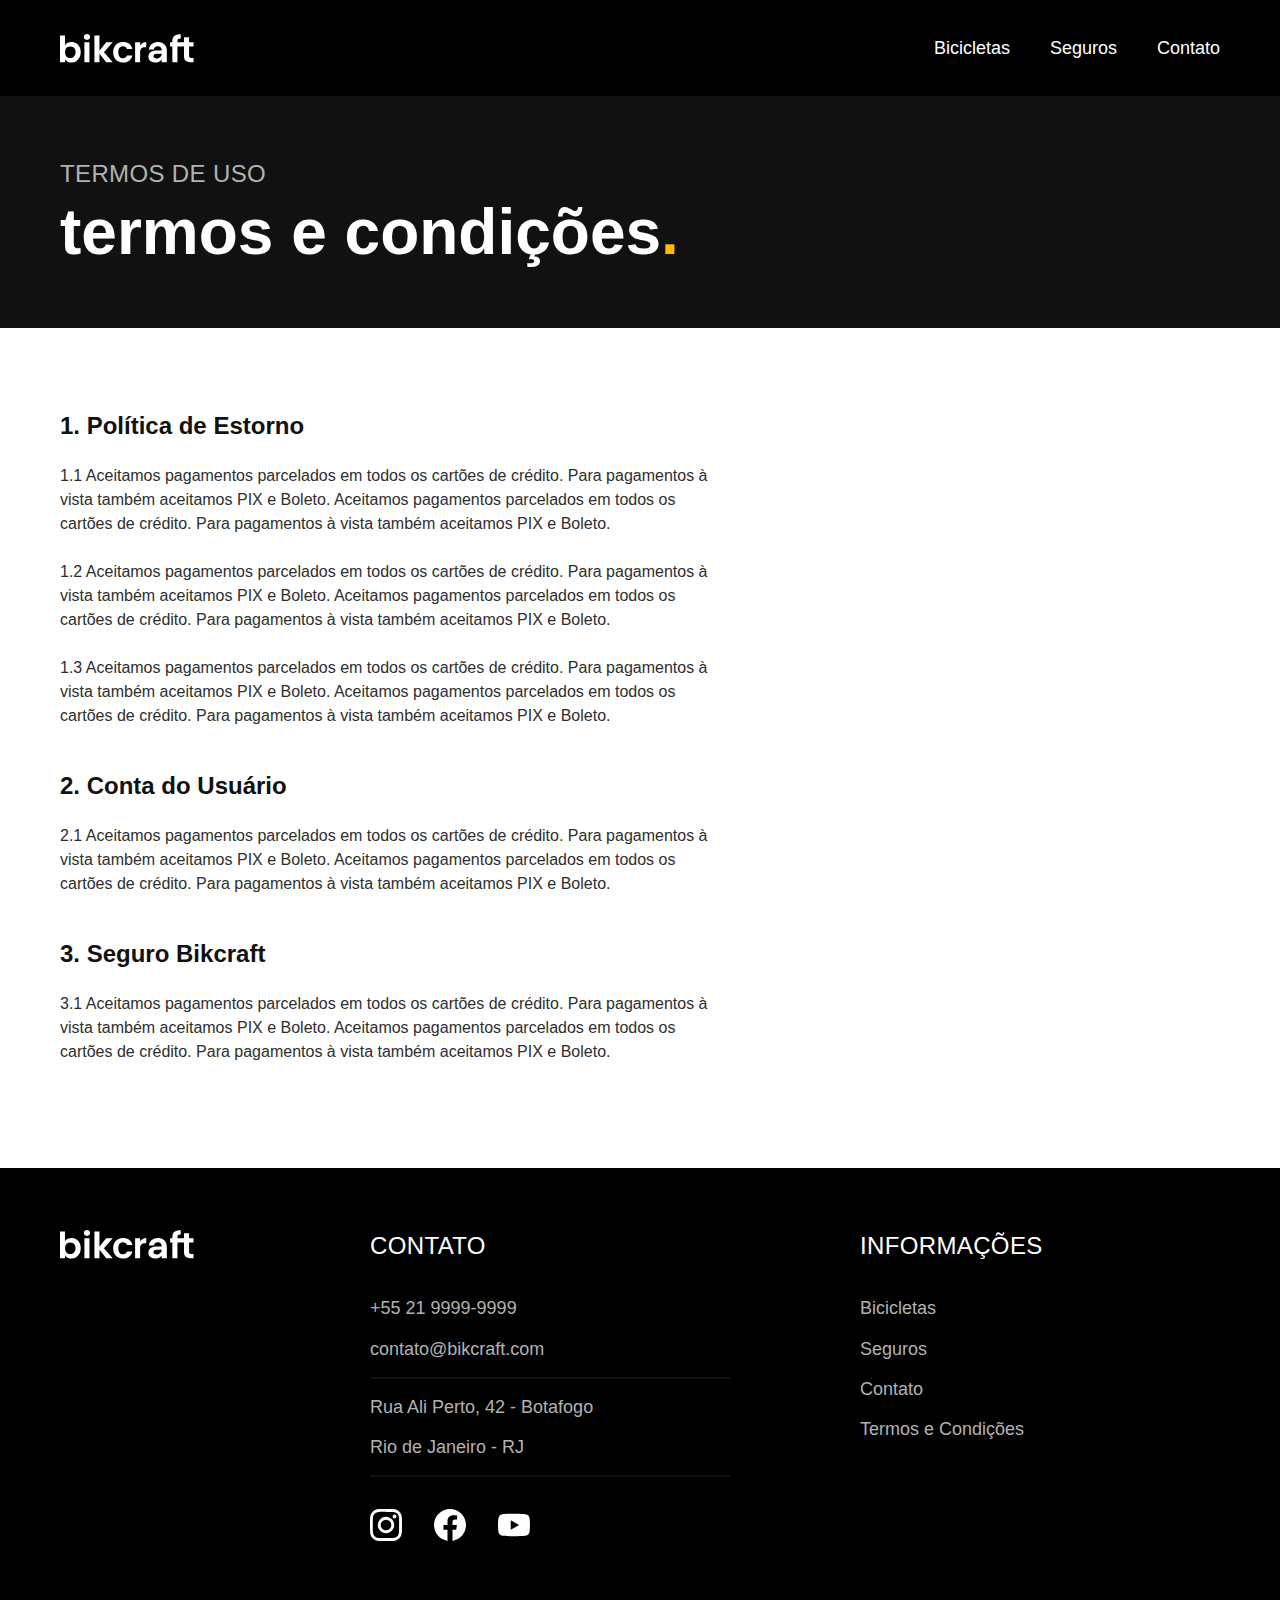
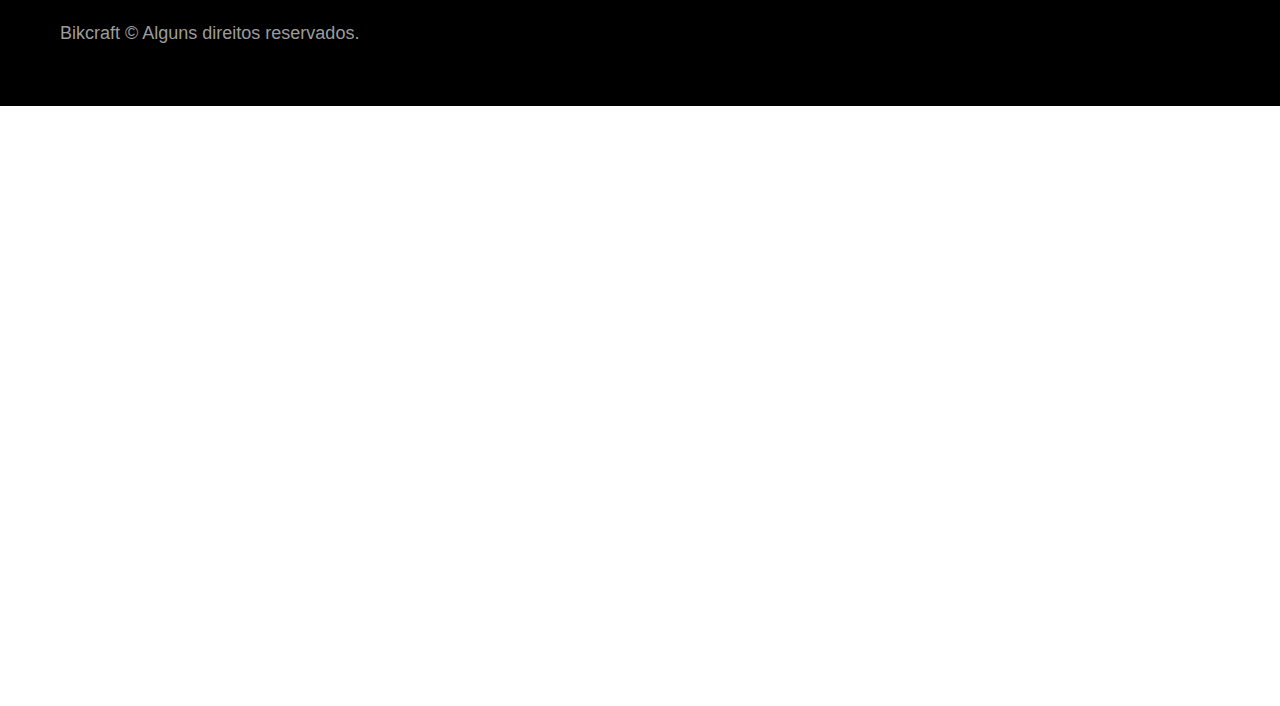
<file: termos.html>
<!DOCTYPE html>
<html lang="pt-br">

<head>
  <meta charset="UTF-8">
  <meta name="viewport" content="width=device-width, initial-scale=1.0">

  <title>Termos e Condições | Bikcraft</title>
  <meta name="description" content="Termos e condições.">

  <link rel="stylesheet" href="./css/style.css">
</head>

<body id="termos">
  <header class="header-bg">
    <div class="header container">
      <a href="./">
        <img src="./img/bikcraft.svg" alt="Bikcraft">
      </a>

      <nav aria-label="primaria">
        <ul class="header-menu font-1-m cor-0">
          <li><a href="./bicicletas.html">Bicicletas</a></li>
          <li><a href="./seguros.html">Seguros</a></li>
          <li><a href="./contato.html">Contato</a></li>
        </ul>
      </nav>
    </div>
  </header>

  <main>
    <div class="titulo-bg">
      <div class="titulo container">
        <p class="font-2-l-b cor-5">Termos de uso</p>
        <h1 class="font-1-xxl cor-0">termos e condições<span class="cor-p1">.</span></h1>
      </div>
    </div>
    <div class="termos container font-2-s cor-10">
      <h2 class="font-1-l cor-11">1. Política de Estorno</h2>
      <p>1.1 Aceitamos pagamentos parcelados em todos os cartões de crédito. Para pagamentos à vista também aceitamos PIX e Boleto. Aceitamos pagamentos parcelados em todos os cartões de crédito. Para pagamentos à vista também aceitamos PIX e Boleto.</p>
      <p>1.2 Aceitamos pagamentos parcelados em todos os cartões de crédito. Para pagamentos à vista também aceitamos PIX e Boleto. Aceitamos pagamentos parcelados em todos os cartões de crédito. Para pagamentos à vista também aceitamos PIX e Boleto.</p>
      <p>1.3 Aceitamos pagamentos parcelados em todos os cartões de crédito. Para pagamentos à vista também aceitamos PIX e Boleto. Aceitamos pagamentos parcelados em todos os cartões de crédito. Para pagamentos à vista também aceitamos PIX e Boleto.</p>
      <h2 class="font-1-l cor-11">2. Conta do Usuário</h2>
      <p> 2.1 Aceitamos pagamentos parcelados em todos os cartões de crédito. Para pagamentos à vista também aceitamos PIX e Boleto. Aceitamos pagamentos parcelados em todos os cartões de crédito. Para pagamentos à vista também aceitamos PIX e Boleto.
      </p>
      <h2 class="font-1-l cor-11">3. Seguro Bikcraft</h2>
      <p>3.1 Aceitamos pagamentos parcelados em todos os cartões de crédito. Para pagamentos à vista também aceitamos PIX e Boleto. Aceitamos pagamentos parcelados em todos os cartões de crédito. Para pagamentos à vista também aceitamos PIX e Boleto.
      </p>
    </div>
  </main>


  <footer class="footer-bg">
    <div class="footer container">
      <img src="./img/bikcraft.svg" alt="Bikcraft">
      <div class="footer-contato">
        <h3 class="font-2-l-b cor-0">Contato</h3>
        <ul class="font-2-m cor-5">
          <li><a href="tel:+552199999999">+55 21 9999-9999</a></li>
          <li><a href="mailto:contato@bikcraft.com">contato@bikcraft.com</a></li>
          <li>Rua Ali Perto, 42 - Botafogo</li>
          <li>Rio de Janeiro - RJ</li>
        </ul>
        <div class="footer-redes">
          <a href="./">
            <img src="./img/redes/instagram.svg" alt="Instagram">
          </a>
          <a href="./">
            <img src="./img/redes/facebook.svg" alt="Facebook">
          </a>
          <a href="./">
            <img src="./img/redes/youtube.svg" alt="Youtube">
          </a>
        </div>
      </div>
      <div class="footer-informacoes">
        <h3 class="font-2-l-b cor-0">Informações</h3>
        <nav>
          <ul class="font-1-m cor-5">
            <li><a href="./bicicletas.html">Bicicletas</a></li>
            <li><a href="./seguros.html">Seguros</a></li>
            <li><a href="./contato.html">Contato</a></li>
            <li><a href="./termos.html">Termos e Condições</a></li>
          </ul>
        </nav>
      </div>
      <p class="footer-copy font-2-m cor-6">Bikcraft © Alguns direitos reservados.</p>
    </div>
  </footer>
</body>

</html>
</file>
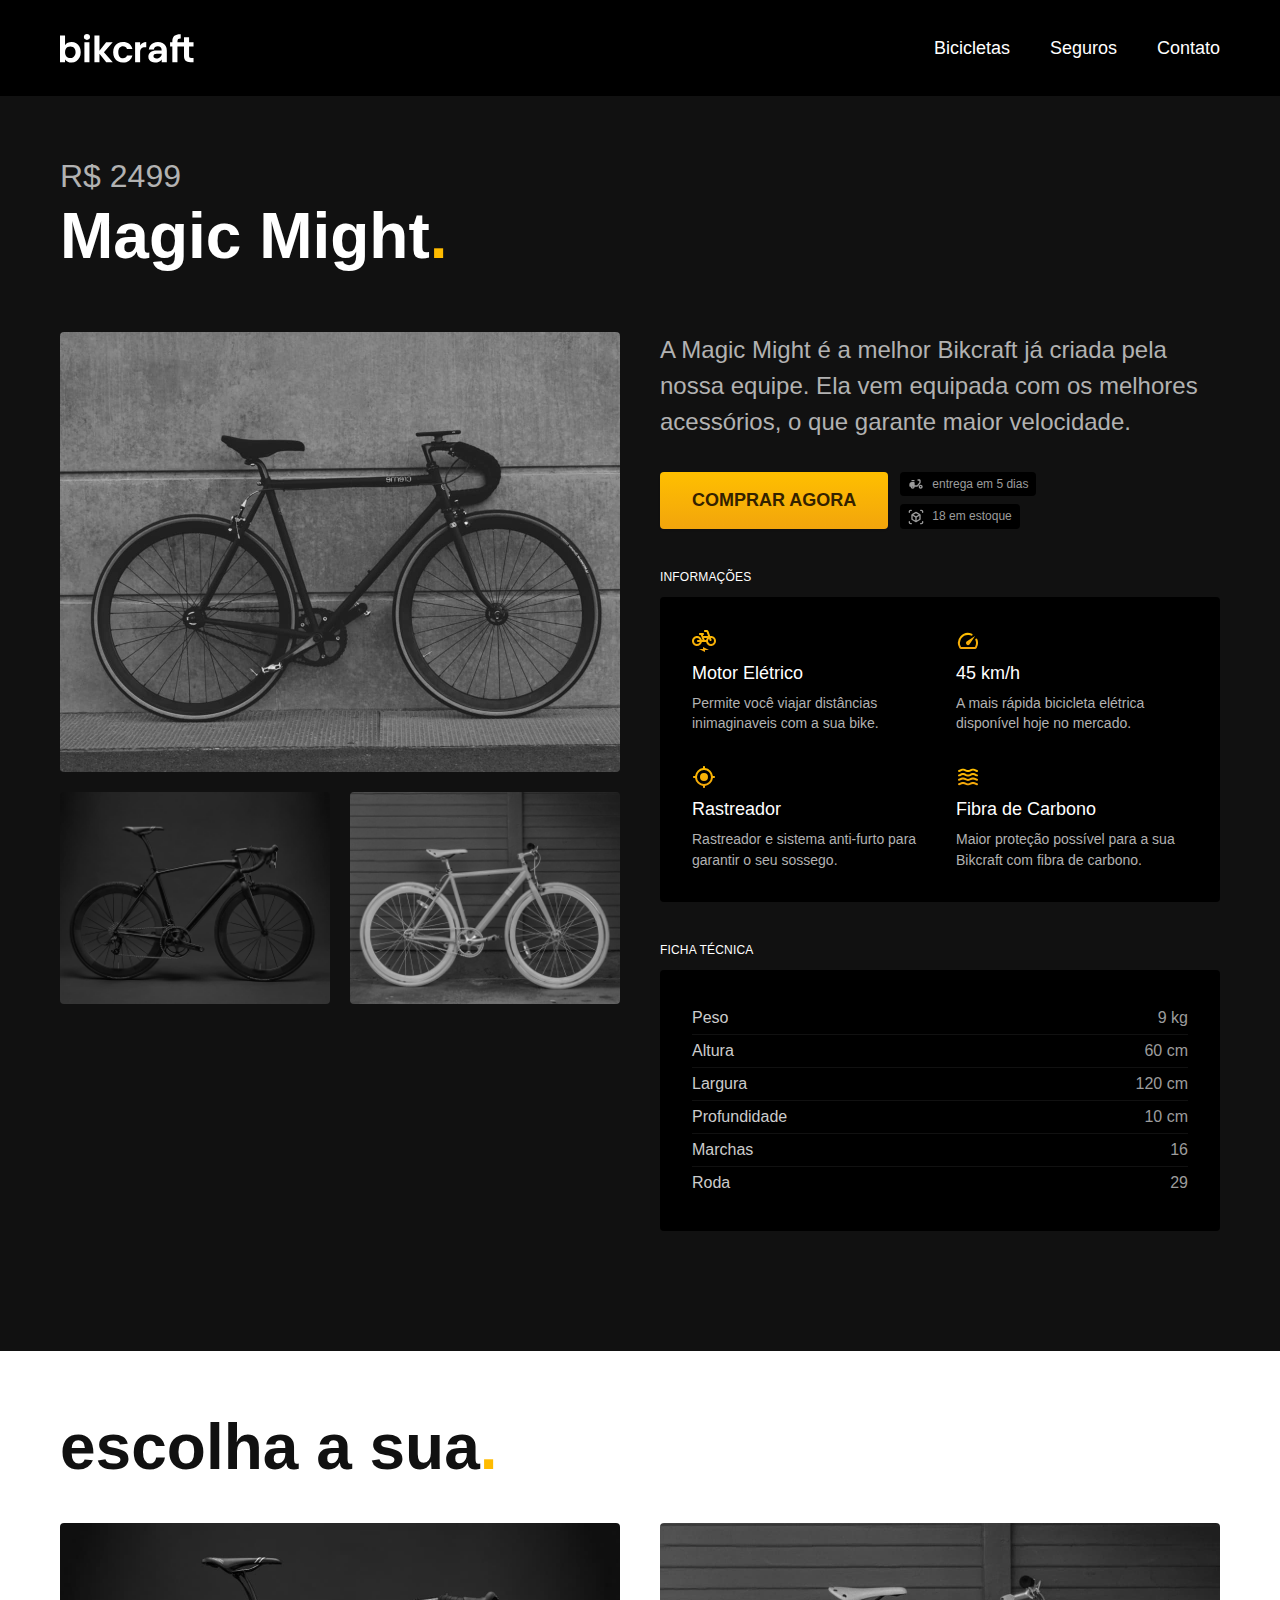
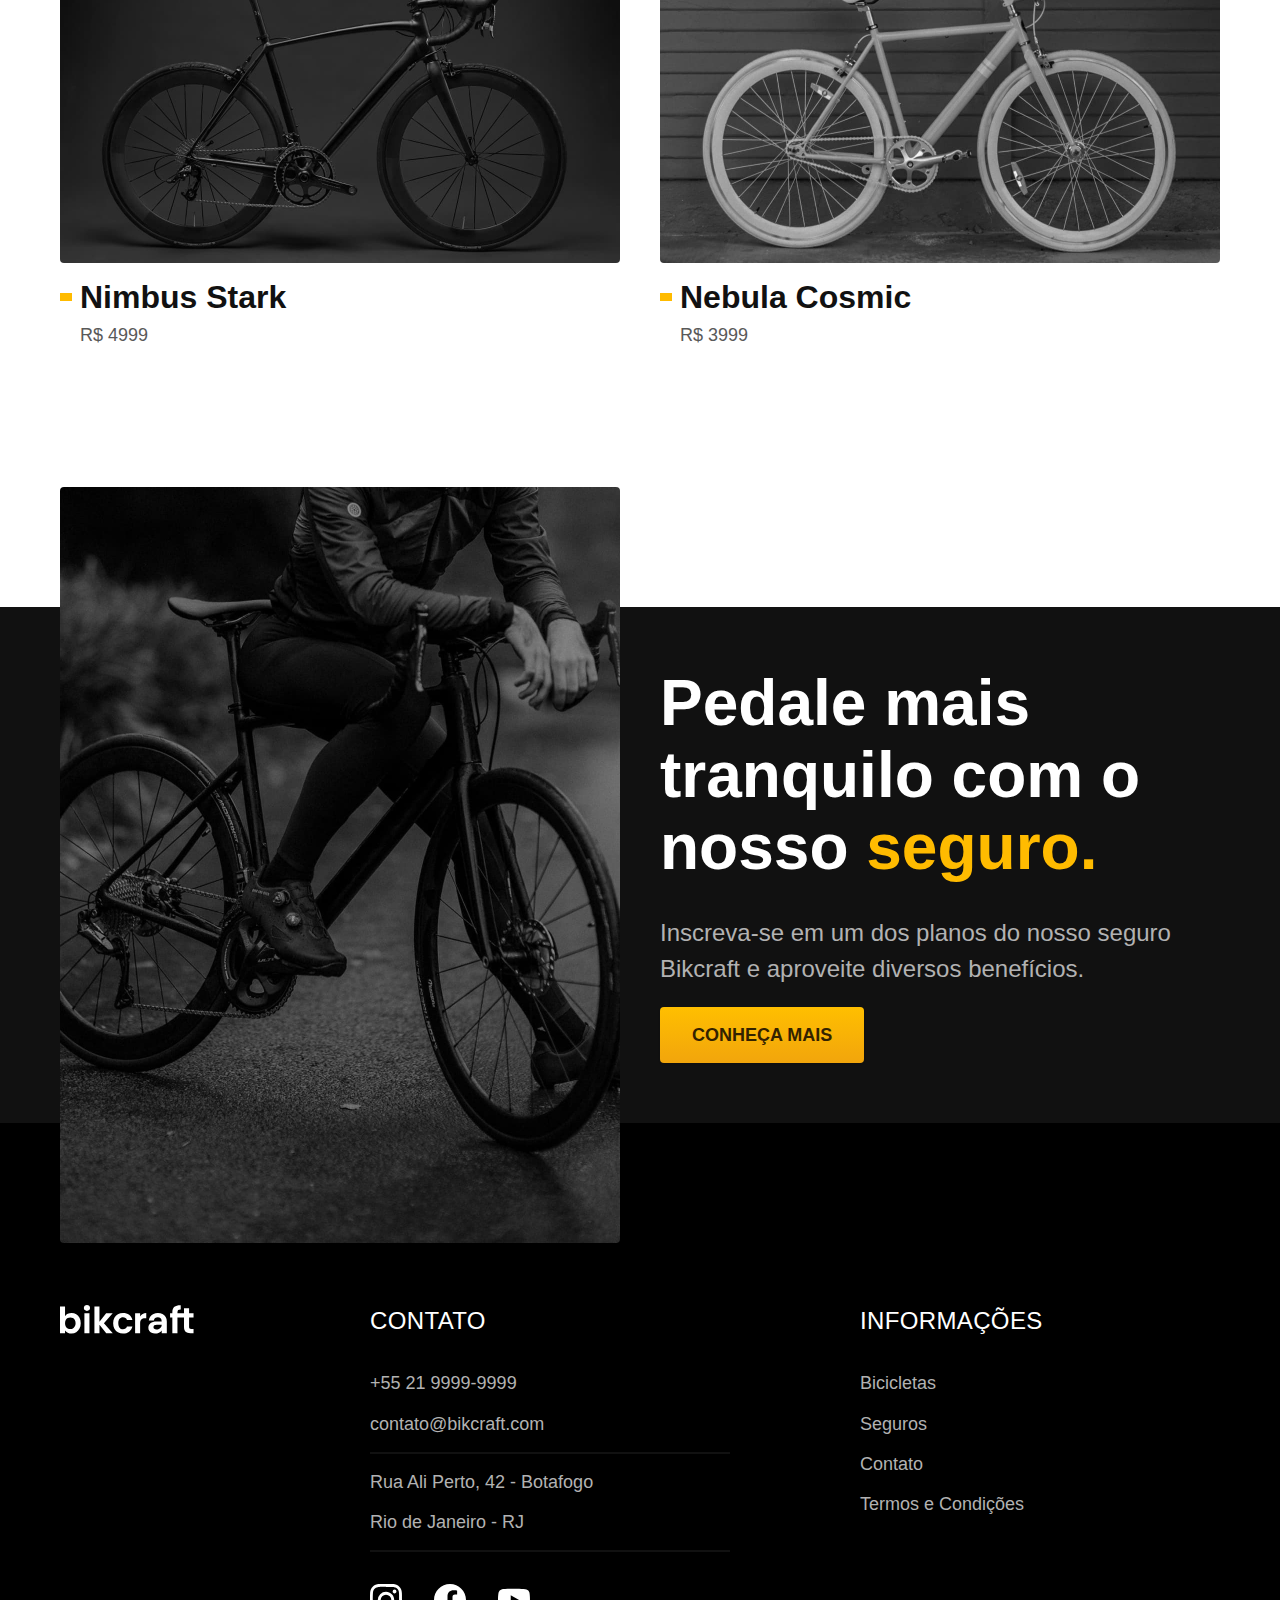
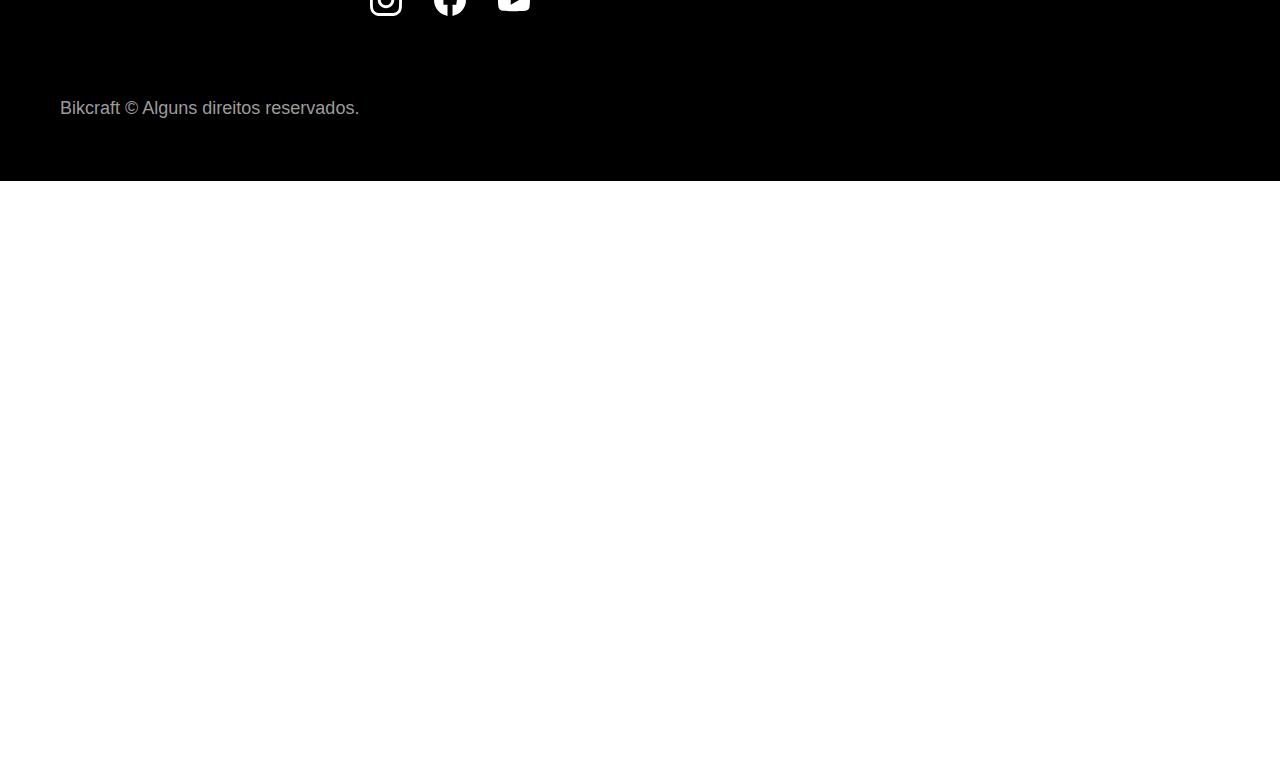
<file: bicicletas/magic.html>
<!DOCTYPE html>
<html lang="pt-br">

<head>
  <meta charset="UTF-8">
  <meta name="viewport" content="width=device-width, initial-scale=1.0">

  <title>Magic | Bikcraft</title>
  <meta name="description" content="Nimbus.">

  <link rel="preload" href="../css/style.css" as="style">
  <link rel="stylesheet" href="../css/style.css">
</head>

<body id="bicicleta">
  <header class="header-bg">
    <div class="header container">
      <a href="../">
        <img src="../img/bikcraft.svg" alt="Bikcraft">
      </a>

      <nav aria-label="primaria">
        <ul class="header-menu font-1-m cor-0">
          <li><a href="../bicicletas.html">Bicicletas</a></li>
          <li><a href="../seguros.html">Seguros</a></li>
          <li><a href="../contato.html">Contato</a></li>
        </ul>
      </nav>
    </div>
  </header>

  <main class="titulo-bg">
    <div>
      <div class="titulo container">
        <p class="font-2-xl cor-5">R$ 2499</p>
        <h1 class="font-1-xxl cor-0">Magic Might<span class="cor-p1">.</span></h1>
      </div>
    </div>
    <div class="bicicleta container">
      <div class="bicicleta-imagens">
        <img src="../img/bicicleta/nimbus2.jpg" alt="">
        <img src="../img/bicicleta/nimbus1.jpg" alt="">
        <img src="../img/bicicleta/nimbus3.jpg" alt="">
      </div>
      <div class="bicicleta-conteudo">
        <p class="font-2-l cor-5">A Magic Might é a melhor Bikcraft já criada pela nossa equipe. Ela vem equipada com os melhores acessórios, o que garante maior velocidade.</p>
        <div class="bicicleta-comprar">
          <a class="botao" href="../orcamento.html">Comprar Agora</a>
          <span class="font-1-xs cor-6"><img src="../img/icones/entrega.svg" alt=""> entrega em 5 dias</span>
          <span class="font-1-xs cor-6"><img src="../img/icones/estoque.svg" alt=""> 18 em estoque</span>
        </div>

        <h2 class="font-1-xs cor-0">Informações</h2>
        <ul class="bicicleta-informacoes">
          <li>
            <img src="../img/icones/eletrica.svg" alt="">
            <h3 class="font-1-m cor-0">Motor Elétrico</h3>
            <p class="font-2-xs cor-5">Permite você viajar distâncias inimaginaveis com a sua bike.</p>
          </li>
          <li>
            <img src="../img/icones/velocidade.svg" alt="">
            <h3 class="font-1-m cor-0">45 km/h</h3>
            <p class="font-2-xs cor-5">A mais rápida bicicleta elétrica disponível hoje no mercado.</p>
          </li>
          <li>
            <img src="../img/icones/rastreador.svg" alt="">
            <h3 class="font-1-m cor-0">Rastreador</h3>
            <p class="font-2-xs cor-5">Rastreador e sistema anti-furto para garantir o seu sossego.</p>
          </li>
          <li>
            <img src="../img/icones/carbono.svg" alt="">
            <h3 class="font-1-m cor-0">Fibra de Carbono</h3>
            <p class="font-2-xs cor-5">Maior proteção possível para a sua Bikcraft com fibra de carbono.</p>
          </li>
        </ul>
        <h2 class="font-1-xs cor-0">Ficha Técnica</h2>
        <ul class="bicicleta-ficha font-2-s cor-4">
          <li>Peso <span>9 kg</span></li>
          <li>Altura <span>60 cm</span></li>
          <li>Largura <span>120 cm</span></li>
          <li>Profundidade <span>10 cm</span></li>
          <li>Marchas <span>16</span></li>
          <li>Roda <span>29</span></li>
        </ul>
      </div>
    </div>
  </main>

  <article class="bicicletas-lista container">
    <h2 class="font-1-xxl">escolha a sua<span class="cor-p1">.</span></h2>

    <ul>
      <li>
        <a href="./nimbus.html">
          <img src="../img/bicicletas/nimbus.jpg" alt="Bicicleta preta">
          <h3 class="font-1-xl">Nimbus Stark</h3>
          <span class="font-2-m cor-8">R$ 4999</span>
        </a>
      </li>
      <li>
        <a href="./nebula.html">
          <img src="../img/bicicletas/nebula.jpg" alt="Bicicleta preta">
          <h3 class="font-1-xl">Nebula Cosmic</h3>
          <span class="font-2-m cor-8">R$ 3999</span>
        </a>
      </li>
    </ul>
  </article>

  <article class="seguro-bg">
    <div class="seguro container">
      <div class="seguro-imagem">
        <img src="../img/fotos/seguros.jpg" alt="Pessoa parada em cima de uma bicicleta.">
      </div>
      <div class="seguro-conteudo">
        <h2 class="font-1-xxl cor-0">Pedale mais tranquilo com o nosso <span class="cor-p1">seguro.</span></h2>
        <p class="font-2-l cor-5">Inscreva-se em um dos planos do nosso seguro Bikcraft e aproveite diversos benefícios.</p>
        <a class="botao" href="../seguros.html">Conheça Mais</a>
      </div>
    </div>
  </article>

  <footer class="footer-bg">
    <div class="footer container">
      <img src="../img/bikcraft.svg" alt="Bikcraft">
      <div class="footer-contato">
        <h3 class="font-2-l-b cor-0">Contato</h3>
        <ul class="font-2-m cor-5">
          <li><a href="tel:+552199999999">+55 21 9999-9999</a></li>
          <li><a href="mailto:contato@bikcraft.com">contato@bikcraft.com</a></li>
          <li>Rua Ali Perto, 42 - Botafogo</li>
          <li>Rio de Janeiro - RJ</li>
        </ul>
        <div class="footer-redes">
          <a href="../">
            <img src="../img/redes/instagram.svg" alt="Instagram">
          </a>
          <a href="../">
            <img src="../img/redes/facebook.svg" alt="Facebook">
          </a>
          <a href="../">
            <img src="../img/redes/youtube.svg" alt="Youtube">
          </a>
        </div>
      </div>
      <div class="footer-informacoes">
        <h3 class="font-2-l-b cor-0">Informações</h3>
        <nav>
          <ul class="font-1-m cor-5">
            <li><a href="../bicicletas.html">Bicicletas</a></li>
            <li><a href="../seguros.html">Seguros</a></li>
            <li><a href="../contato.html">Contato</a></li>
            <li><a href="../termos.html">Termos e Condições</a></li>
          </ul>
        </nav>
      </div>
      <p class="footer-copy font-2-m cor-6">Bikcraft © Alguns direitos reservados.</p>
    </div>
  </footer>
</body>

</html>
</file>
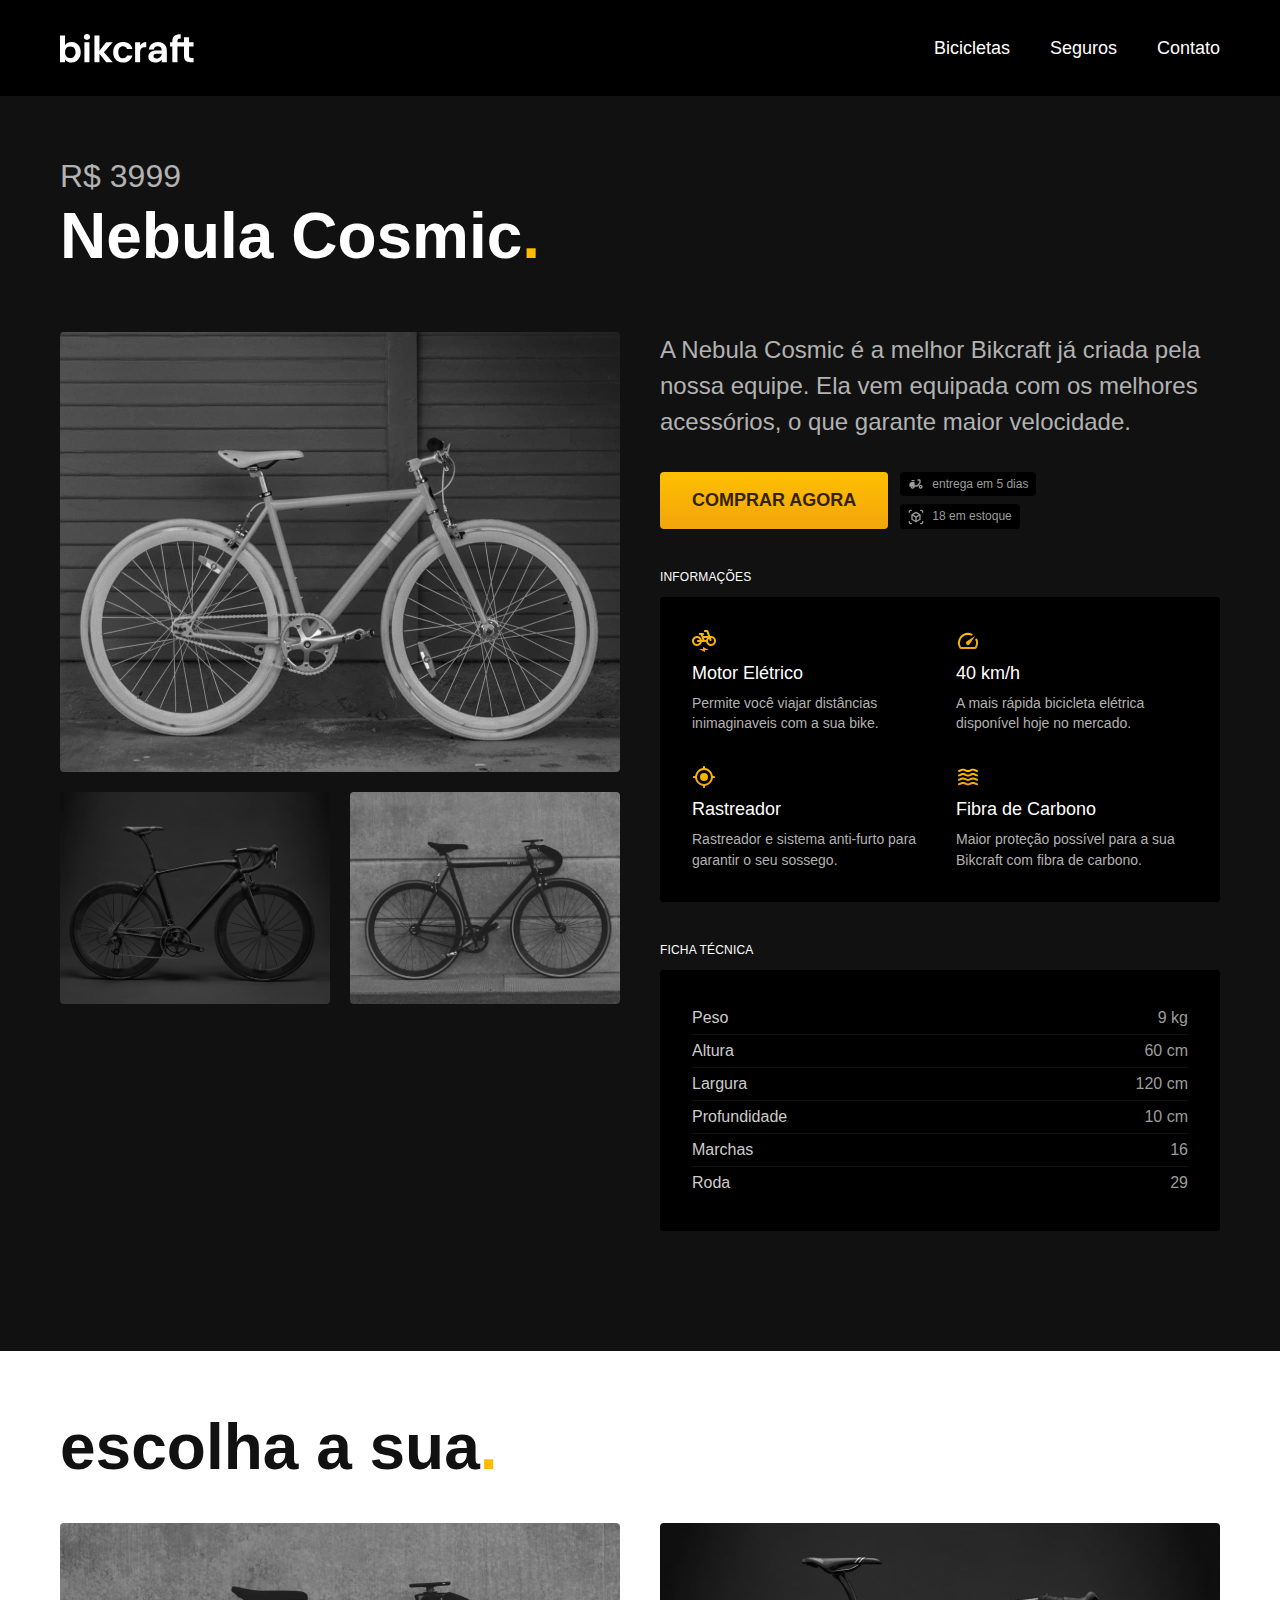
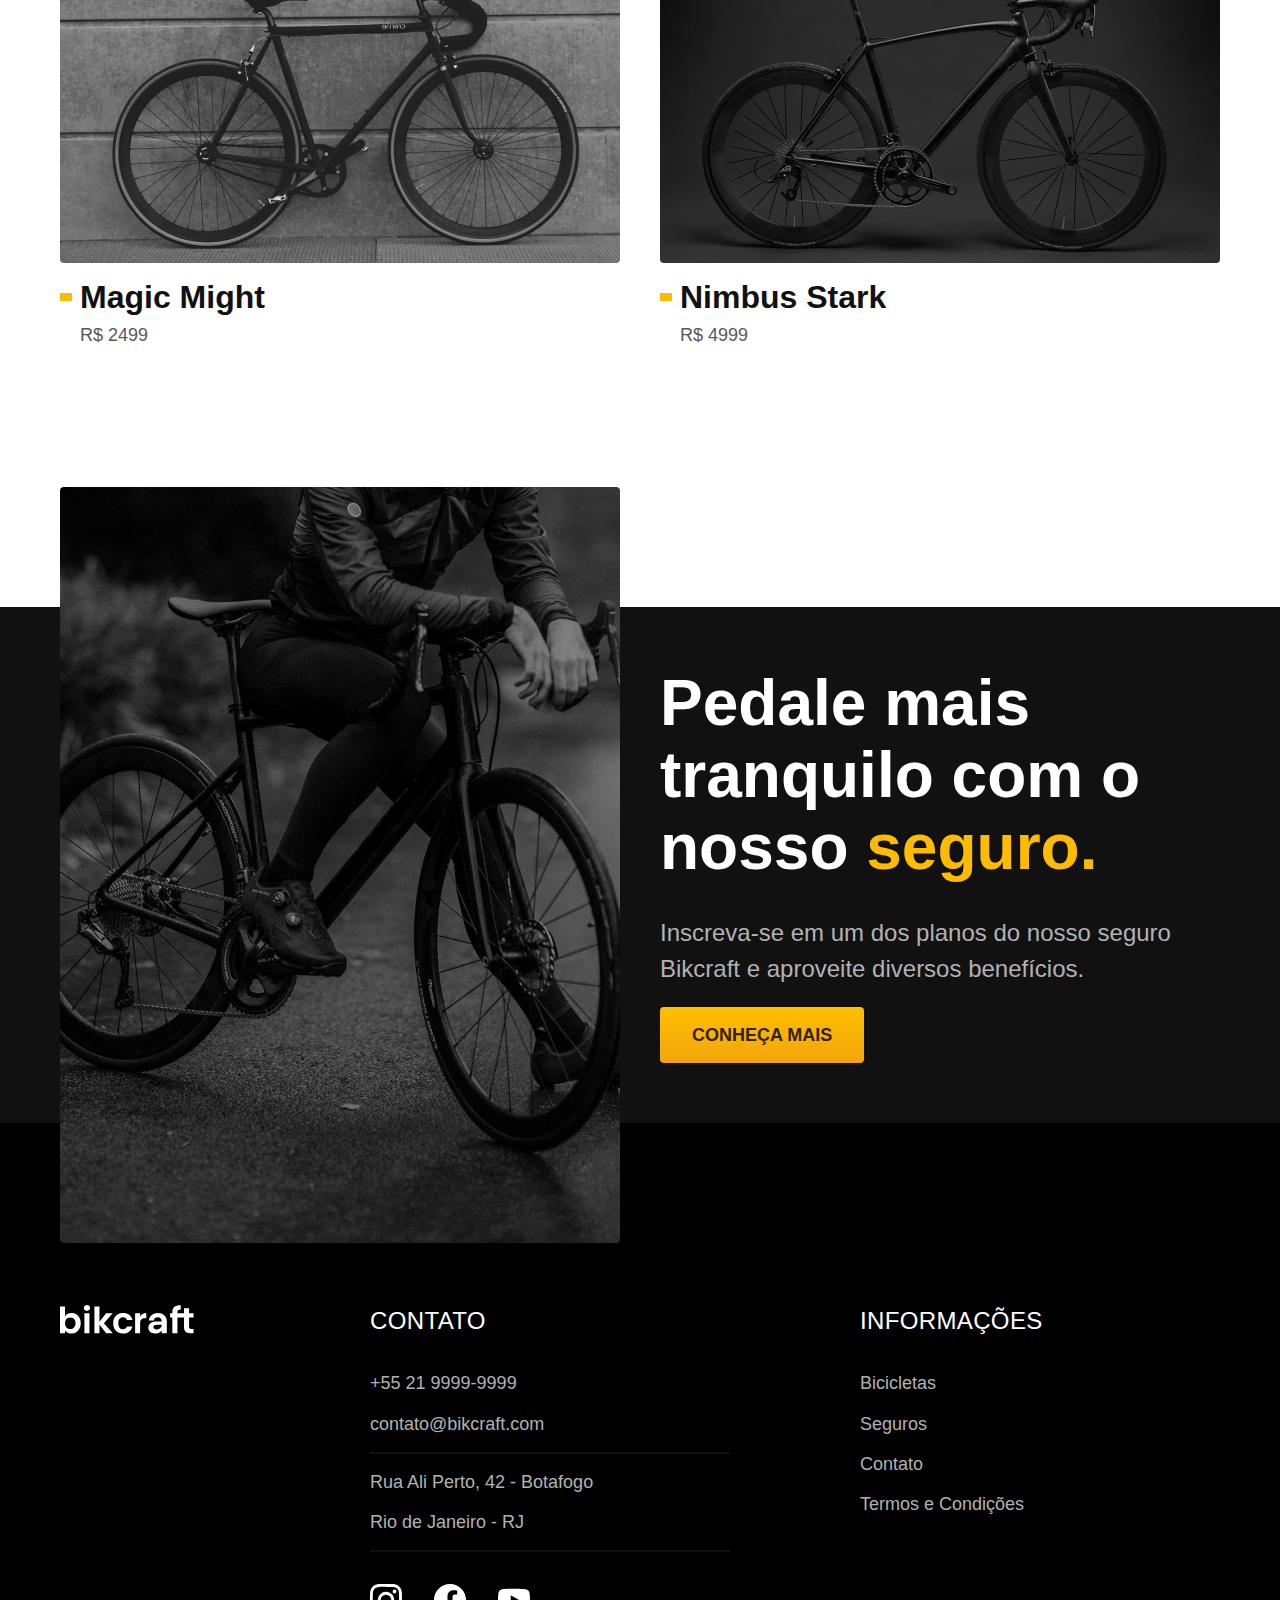
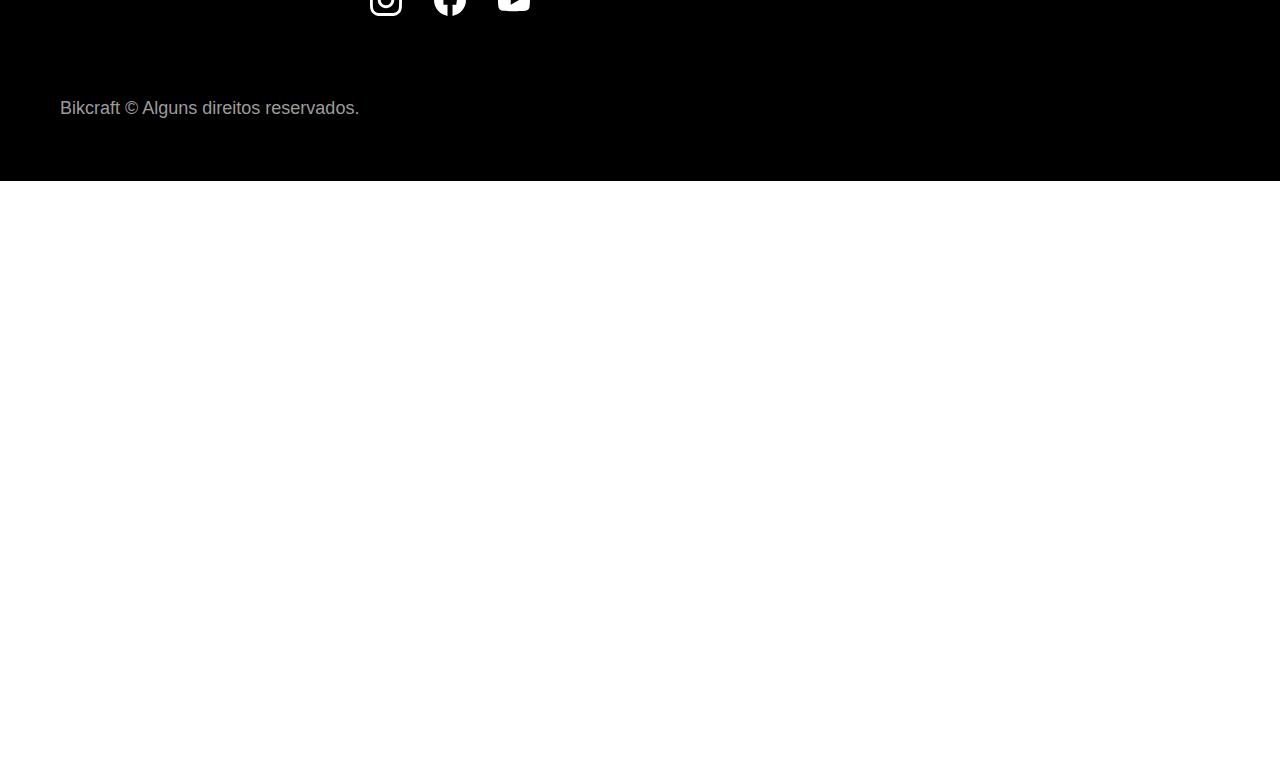
<file: bicicletas/nebula.html>
<!DOCTYPE html>
<html lang="pt-br">

<head>
  <meta charset="UTF-8">
  <meta name="viewport" content="width=device-width, initial-scale=1.0">

  <title>Nebula | Bikcraft</title>
  <meta name="description" content="Nimbus.">

  <link rel="preload" href="../css/style.css" as="style">
  <link rel="stylesheet" href="../css/style.css">
</head>

<body id="bicicleta">
  <header class="header-bg">
    <div class="header container">
      <a href="../">
        <img src="../img/bikcraft.svg" alt="Bikcraft">
      </a>

      <nav aria-label="primaria">
        <ul class="header-menu font-1-m cor-0">
          <li><a href="../bicicletas.html">Bicicletas</a></li>
          <li><a href="../seguros.html">Seguros</a></li>
          <li><a href="../contato.html">Contato</a></li>
        </ul>
      </nav>
    </div>
  </header>

  <main class="titulo-bg">
    <div>
      <div class="titulo container">
        <p class="font-2-xl cor-5">R$ 3999</p>
        <h1 class="font-1-xxl cor-0">Nebula Cosmic<span class="cor-p1">.</span></h1>
      </div>
    </div>
    <div class="bicicleta container">
      <div class="bicicleta-imagens">
        <img src="../img/bicicleta/nimbus3.jpg" alt="">
        <img src="../img/bicicleta/nimbus1.jpg" alt="">
        <img src="../img/bicicleta/nimbus2.jpg" alt="">
      </div>
      <div class="bicicleta-conteudo">
        <p class="font-2-l cor-5">A Nebula Cosmic é a melhor Bikcraft já criada pela nossa equipe. Ela vem equipada com os melhores acessórios, o que garante maior velocidade.</p>
        <div class="bicicleta-comprar">
          <a class="botao" href="../orcamento.html">Comprar Agora</a>
          <span class="font-1-xs cor-6"><img src="../img/icones/entrega.svg" alt=""> entrega em 5 dias</span>
          <span class="font-1-xs cor-6"><img src="../img/icones/estoque.svg" alt=""> 18 em estoque</span>
        </div>

        <h2 class="font-1-xs cor-0">Informações</h2>
        <ul class="bicicleta-informacoes">
          <li>
            <img src="../img/icones/eletrica.svg" alt="">
            <h3 class="font-1-m cor-0">Motor Elétrico</h3>
            <p class="font-2-xs cor-5">Permite você viajar distâncias inimaginaveis com a sua bike.</p>
          </li>
          <li>
            <img src="../img/icones/velocidade.svg" alt="">
            <h3 class="font-1-m cor-0">40 km/h</h3>
            <p class="font-2-xs cor-5">A mais rápida bicicleta elétrica disponível hoje no mercado.</p>
          </li>
          <li>
            <img src="../img/icones/rastreador.svg" alt="">
            <h3 class="font-1-m cor-0">Rastreador</h3>
            <p class="font-2-xs cor-5">Rastreador e sistema anti-furto para garantir o seu sossego.</p>
          </li>
          <li>
            <img src="../img/icones/carbono.svg" alt="">
            <h3 class="font-1-m cor-0">Fibra de Carbono</h3>
            <p class="font-2-xs cor-5">Maior proteção possível para a sua Bikcraft com fibra de carbono.</p>
          </li>
        </ul>
        <h2 class="font-1-xs cor-0">Ficha Técnica</h2>
        <ul class="bicicleta-ficha font-2-s cor-4">
          <li>Peso <span>9 kg</span></li>
          <li>Altura <span>60 cm</span></li>
          <li>Largura <span>120 cm</span></li>
          <li>Profundidade <span>10 cm</span></li>
          <li>Marchas <span>16</span></li>
          <li>Roda <span>29</span></li>
        </ul>
      </div>
    </div>
  </main>

  <article class="bicicletas-lista container">
    <h2 class="font-1-xxl">escolha a sua<span class="cor-p1">.</span></h2>

    <ul>
      <li>
        <a href="./magic.html">
          <img src="../img/bicicletas/magic.jpg" alt="Bicicleta preta">
          <h3 class="font-1-xl">Magic Might</h3>
          <span class="font-2-m cor-8">R$ 2499</span>
        </a>
      </li>
      <li>
        <a href="./nimbus.html">
          <img src="../img/bicicletas/nimbus.jpg" alt="Bicicleta preta">
          <h3 class="font-1-xl">Nimbus Stark</h3>
          <span class="font-2-m cor-8">R$ 4999</span>
        </a>
      </li>
    </ul>
  </article>

  <article class="seguro-bg">
    <div class="seguro container">
      <div class="seguro-imagem">
        <img src="../img/fotos/seguros.jpg" alt="Pessoa parada em cima de uma bicicleta.">
      </div>
      <div class="seguro-conteudo">
        <h2 class="font-1-xxl cor-0">Pedale mais tranquilo com o nosso <span class="cor-p1">seguro.</span></h2>
        <p class="font-2-l cor-5">Inscreva-se em um dos planos do nosso seguro Bikcraft e aproveite diversos benefícios.</p>
        <a class="botao" href="../seguros.html">Conheça Mais</a>
      </div>
    </div>
  </article>

  <footer class="footer-bg">
    <div class="footer container">
      <img src="../img/bikcraft.svg" alt="Bikcraft">
      <div class="footer-contato">
        <h3 class="font-2-l-b cor-0">Contato</h3>
        <ul class="font-2-m cor-5">
          <li><a href="tel:+552199999999">+55 21 9999-9999</a></li>
          <li><a href="mailto:contato@bikcraft.com">contato@bikcraft.com</a></li>
          <li>Rua Ali Perto, 42 - Botafogo</li>
          <li>Rio de Janeiro - RJ</li>
        </ul>
        <div class="footer-redes">
          <a href="../">
            <img src="../img/redes/instagram.svg" alt="Instagram">
          </a>
          <a href="../">
            <img src="../img/redes/facebook.svg" alt="Facebook">
          </a>
          <a href="../">
            <img src="../img/redes/youtube.svg" alt="Youtube">
          </a>
        </div>
      </div>
      <div class="footer-informacoes">
        <h3 class="font-2-l-b cor-0">Informações</h3>
        <nav>
          <ul class="font-1-m cor-5">
            <li><a href="../bicicletas.html">Bicicletas</a></li>
            <li><a href="../seguros.html">Seguros</a></li>
            <li><a href="../contato.html">Contato</a></li>
            <li><a href="../termos.html">Termos e Condições</a></li>
          </ul>
        </nav>
      </div>
      <p class="footer-copy font-2-m cor-6">Bikcraft © Alguns direitos reservados.</p>
    </div>
  </footer>
</body>

</html>
</file>
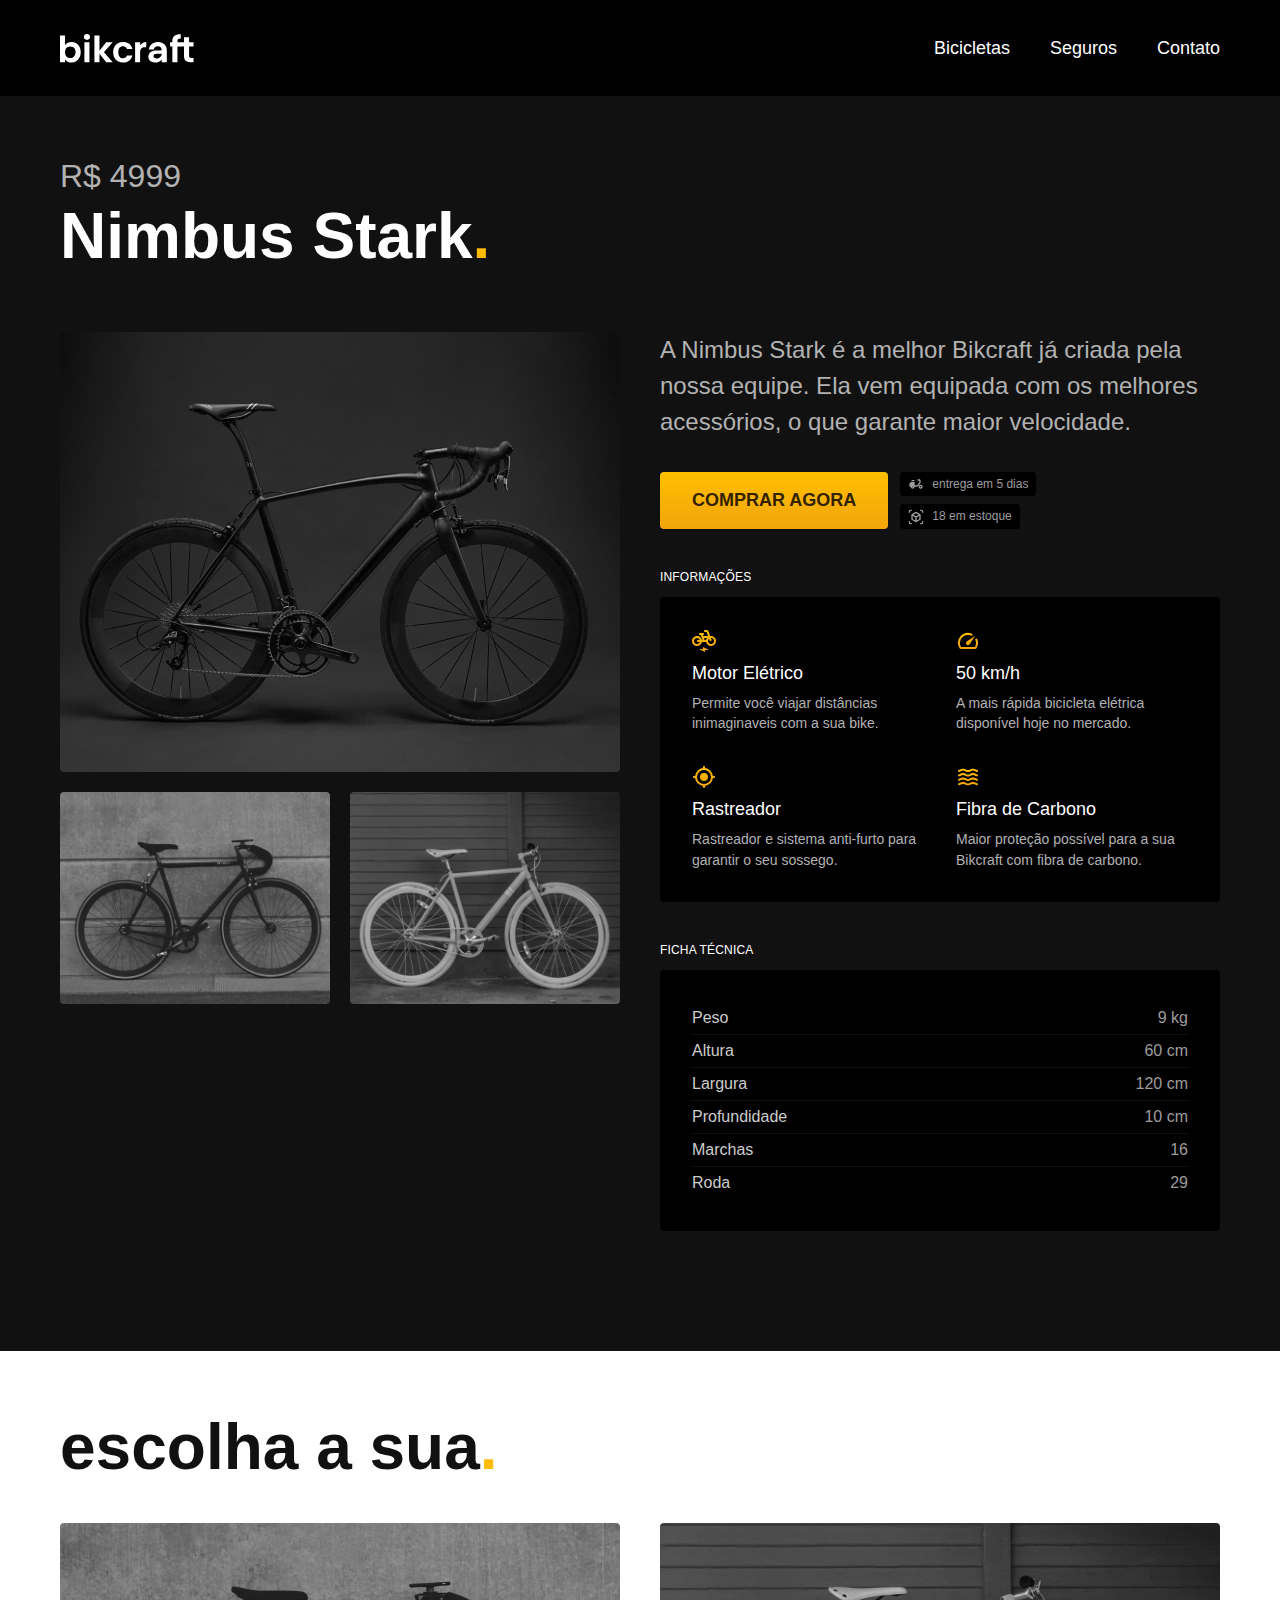
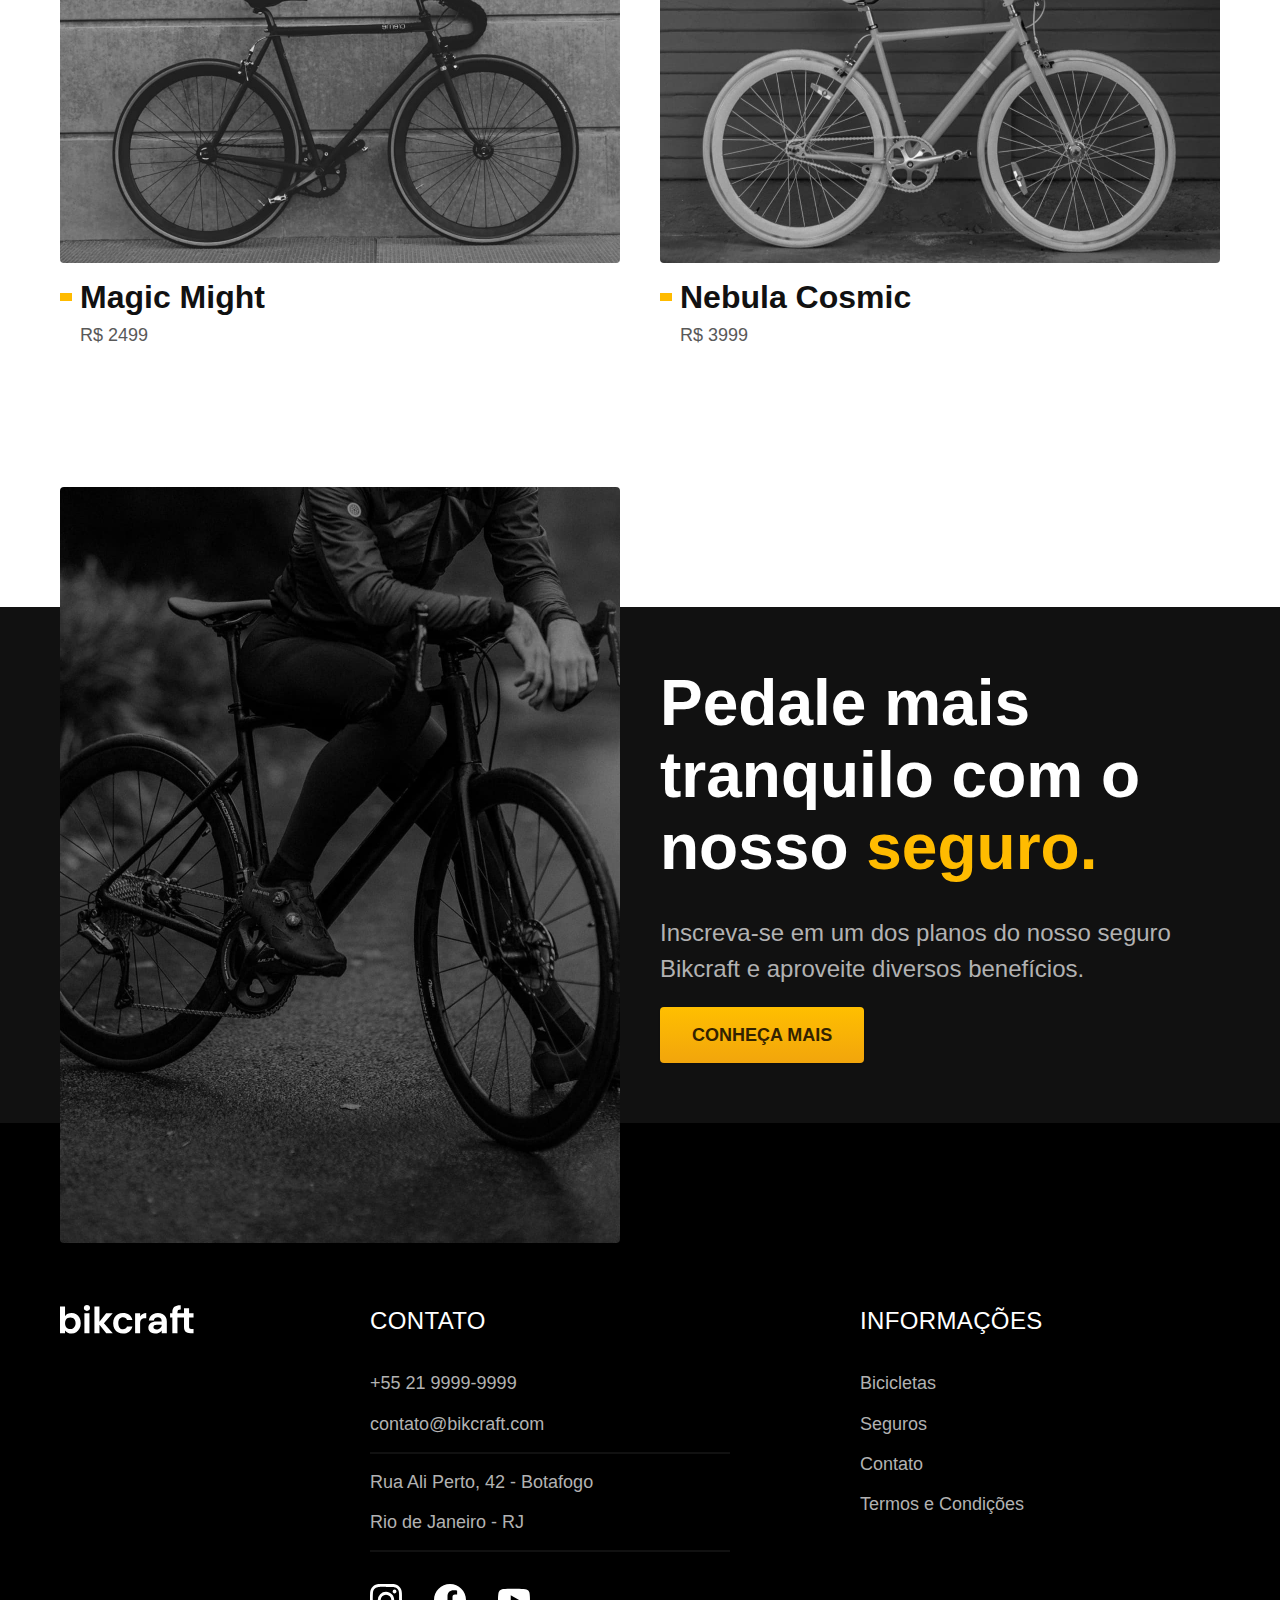
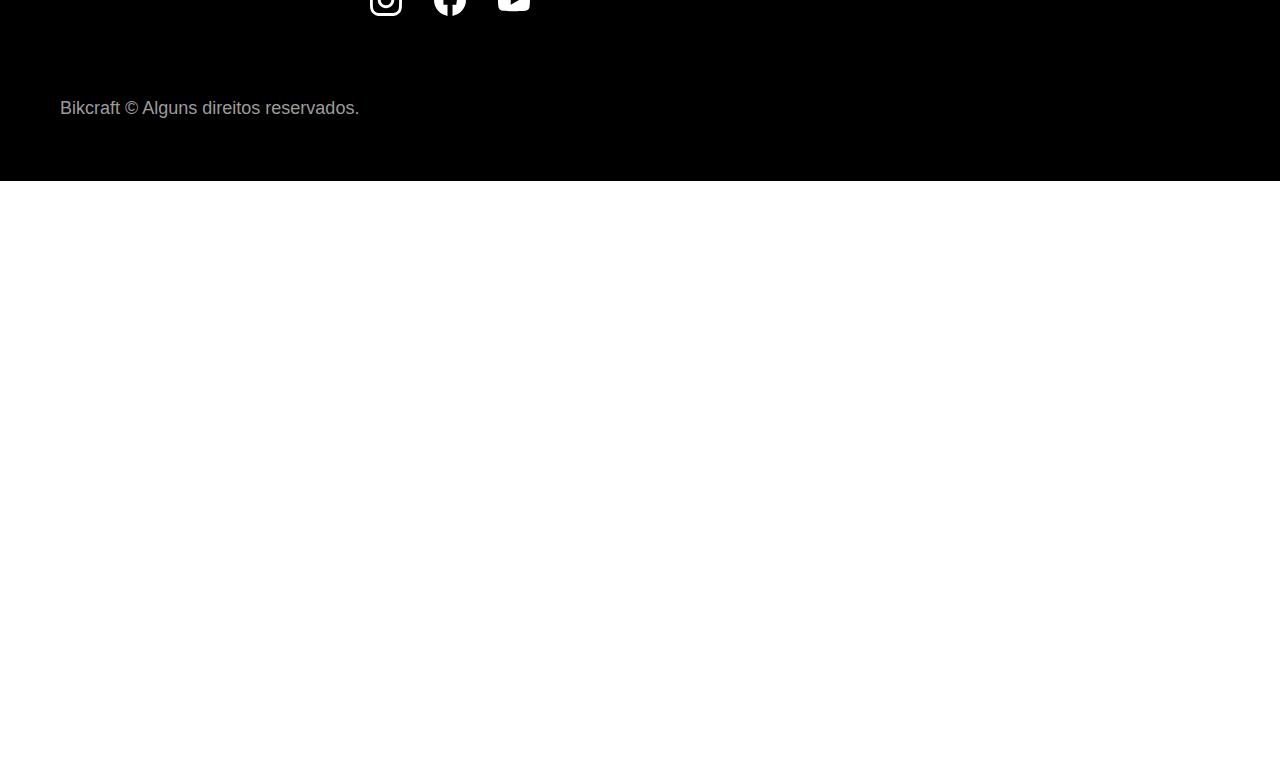
<file: bicicletas/nimbus.html>
<!DOCTYPE html>
<html lang="pt-br">

<head>
  <meta charset="UTF-8">
  <meta name="viewport" content="width=device-width, initial-scale=1.0">

  <title>Nimbus | Bikcraft</title>
  <meta name="description" content="Nimbus.">

  <link rel="preload" href="../css/style.css" as="style">
  <link rel="stylesheet" href="../css/style.css">
</head>

<body id="bicicleta">
  <header class="header-bg">
    <div class="header container">
      <a href="../">
        <img src="../img/bikcraft.svg" alt="Bikcraft">
      </a>

      <nav aria-label="primaria">
        <ul class="header-menu font-1-m cor-0">
          <li><a href="../bicicletas.html">Bicicletas</a></li>
          <li><a href="../seguros.html">Seguros</a></li>
          <li><a href="../contato.html">Contato</a></li>
        </ul>
      </nav>
    </div>
  </header>

  <main class="titulo-bg">
    <div>
      <div class="titulo container">
        <p class="font-2-xl cor-5">R$ 4999</p>
        <h1 class="font-1-xxl cor-0">Nimbus Stark<span class="cor-p1">.</span></h1>
      </div>
    </div>
    <div class="bicicleta container">
      <div class="bicicleta-imagens">
        <img src="../img/bicicleta/nimbus1.jpg" alt="">
        <img src="../img/bicicleta/nimbus2.jpg" alt="">
        <img src="../img/bicicleta/nimbus3.jpg" alt="">
      </div>
      <div class="bicicleta-conteudo">
        <p class="font-2-l cor-5">A Nimbus Stark é a melhor Bikcraft já criada pela nossa equipe. Ela vem equipada com os melhores acessórios, o que garante maior velocidade.</p>
        <div class="bicicleta-comprar">
          <a class="botao" href="../orcamento.html">Comprar Agora</a>
          <span class="font-1-xs cor-6"><img src="../img/icones/entrega.svg" alt=""> entrega em 5 dias</span>
          <span class="font-1-xs cor-6"><img src="../img/icones/estoque.svg" alt=""> 18 em estoque</span>
        </div>

        <h2 class="font-1-xs cor-0">Informações</h2>
        <ul class="bicicleta-informacoes">
          <li>
            <img src="../img/icones/eletrica.svg" alt="">
            <h3 class="font-1-m cor-0">Motor Elétrico</h3>
            <p class="font-2-xs cor-5">Permite você viajar distâncias inimaginaveis com a sua bike.</p>
          </li>
          <li>
            <img src="../img/icones/velocidade.svg" alt="">
            <h3 class="font-1-m cor-0">50 km/h</h3>
            <p class="font-2-xs cor-5">A mais rápida bicicleta elétrica disponível hoje no mercado.</p>
          </li>
          <li>
            <img src="../img/icones/rastreador.svg" alt="">
            <h3 class="font-1-m cor-0">Rastreador</h3>
            <p class="font-2-xs cor-5">Rastreador e sistema anti-furto para garantir o seu sossego.</p>
          </li>
          <li>
            <img src="../img/icones/carbono.svg" alt="">
            <h3 class="font-1-m cor-0">Fibra de Carbono</h3>
            <p class="font-2-xs cor-5">Maior proteção possível para a sua Bikcraft com fibra de carbono.</p>
          </li>
        </ul>
        <h2 class="font-1-xs cor-0">Ficha Técnica</h2>
        <ul class="bicicleta-ficha font-2-s cor-4">
          <li>Peso <span>9 kg</span></li>
          <li>Altura <span>60 cm</span></li>
          <li>Largura <span>120 cm</span></li>
          <li>Profundidade <span>10 cm</span></li>
          <li>Marchas <span>16</span></li>
          <li>Roda <span>29</span></li>
        </ul>
      </div>
    </div>
  </main>

  <article class="bicicletas-lista container">
    <h2 class="font-1-xxl">escolha a sua<span class="cor-p1">.</span></h2>

    <ul>
      <li>
        <a href="./magic.html">
          <img src="../img/bicicletas/magic.jpg" alt="Bicicleta preta">
          <h3 class="font-1-xl">Magic Might</h3>
          <span class="font-2-m cor-8">R$ 2499</span>
        </a>
      </li>
      <li>
        <a href="./nebula.html">
          <img src="../img/bicicletas/nebula.jpg" alt="Bicicleta preta">
          <h3 class="font-1-xl">Nebula Cosmic</h3>
          <span class="font-2-m cor-8">R$ 3999</span>
        </a>
      </li>
    </ul>
  </article>

  <article class="seguro-bg">
    <div class="seguro container">
      <div class="seguro-imagem">
        <img src="../img/fotos/seguros.jpg" alt="Pessoa parada em cima de uma bicicleta.">
      </div>
      <div class="seguro-conteudo">
        <h2 class="font-1-xxl cor-0">Pedale mais tranquilo com o nosso <span class="cor-p1">seguro.</span></h2>
        <p class="font-2-l cor-5">Inscreva-se em um dos planos do nosso seguro Bikcraft e aproveite diversos benefícios.</p>
        <a class="botao" href="../seguros.html">Conheça Mais</a>
      </div>
    </div>
  </article>

  <footer class="footer-bg">
    <div class="footer container">
      <img src="../img/bikcraft.svg" alt="Bikcraft">
      <div class="footer-contato">
        <h3 class="font-2-l-b cor-0">Contato</h3>
        <ul class="font-2-m cor-5">
          <li><a href="tel:+552199999999">+55 21 9999-9999</a></li>
          <li><a href="mailto:contato@bikcraft.com">contato@bikcraft.com</a></li>
          <li>Rua Ali Perto, 42 - Botafogo</li>
          <li>Rio de Janeiro - RJ</li>
        </ul>
        <div class="footer-redes">
          <a href="../">
            <img src="../img/redes/instagram.svg" alt="Instagram">
          </a>
          <a href="../">
            <img src="../img/redes/facebook.svg" alt="Facebook">
          </a>
          <a href="../">
            <img src="../img/redes/youtube.svg" alt="Youtube">
          </a>
        </div>
      </div>
      <div class="footer-informacoes">
        <h3 class="font-2-l-b cor-0">Informações</h3>
        <nav>
          <ul class="font-1-m cor-5">
            <li><a href="../bicicletas.html">Bicicletas</a></li>
            <li><a href="../seguros.html">Seguros</a></li>
            <li><a href="../contato.html">Contato</a></li>
            <li><a href="../termos.html">Termos e Condições</a></li>
          </ul>
        </nav>
      </div>
      <p class="footer-copy font-2-m cor-6">Bikcraft © Alguns direitos reservados.</p>
    </div>
  </footer>
</body>

</html>
</file>
<file: css/style.css>
@import "./global/global.css";
@import "./utilidades/tipografia.css";
@import "./utilidades/cores.css";

/* Header */
@import "./global/header.css";
@import "./global/footer.css";

/* Utilidades */
@import "./utilidades/componentes.css";

/* Home */
@import "./home/introducao.css";
@import "./home/tecnologia.css";
@import "./home/parceiros.css";
@import "./home/depoimento.css";

/* Bicicletas */
@import "./bicicletas/bicicletas-lista.css";
@import "./bicicletas/bicicletas.css";

/* Bicicleta */
@import "./bicicleta/bicicleta.css";
@import "./bicicleta/seguro.css";

/* Seguros */
@import "./seguros/seguros.css";
@import "./seguros/vantagens.css";
@import "./seguros/perguntas.css";

/* Termos */
@import "./termos/termos.css";
</file>
